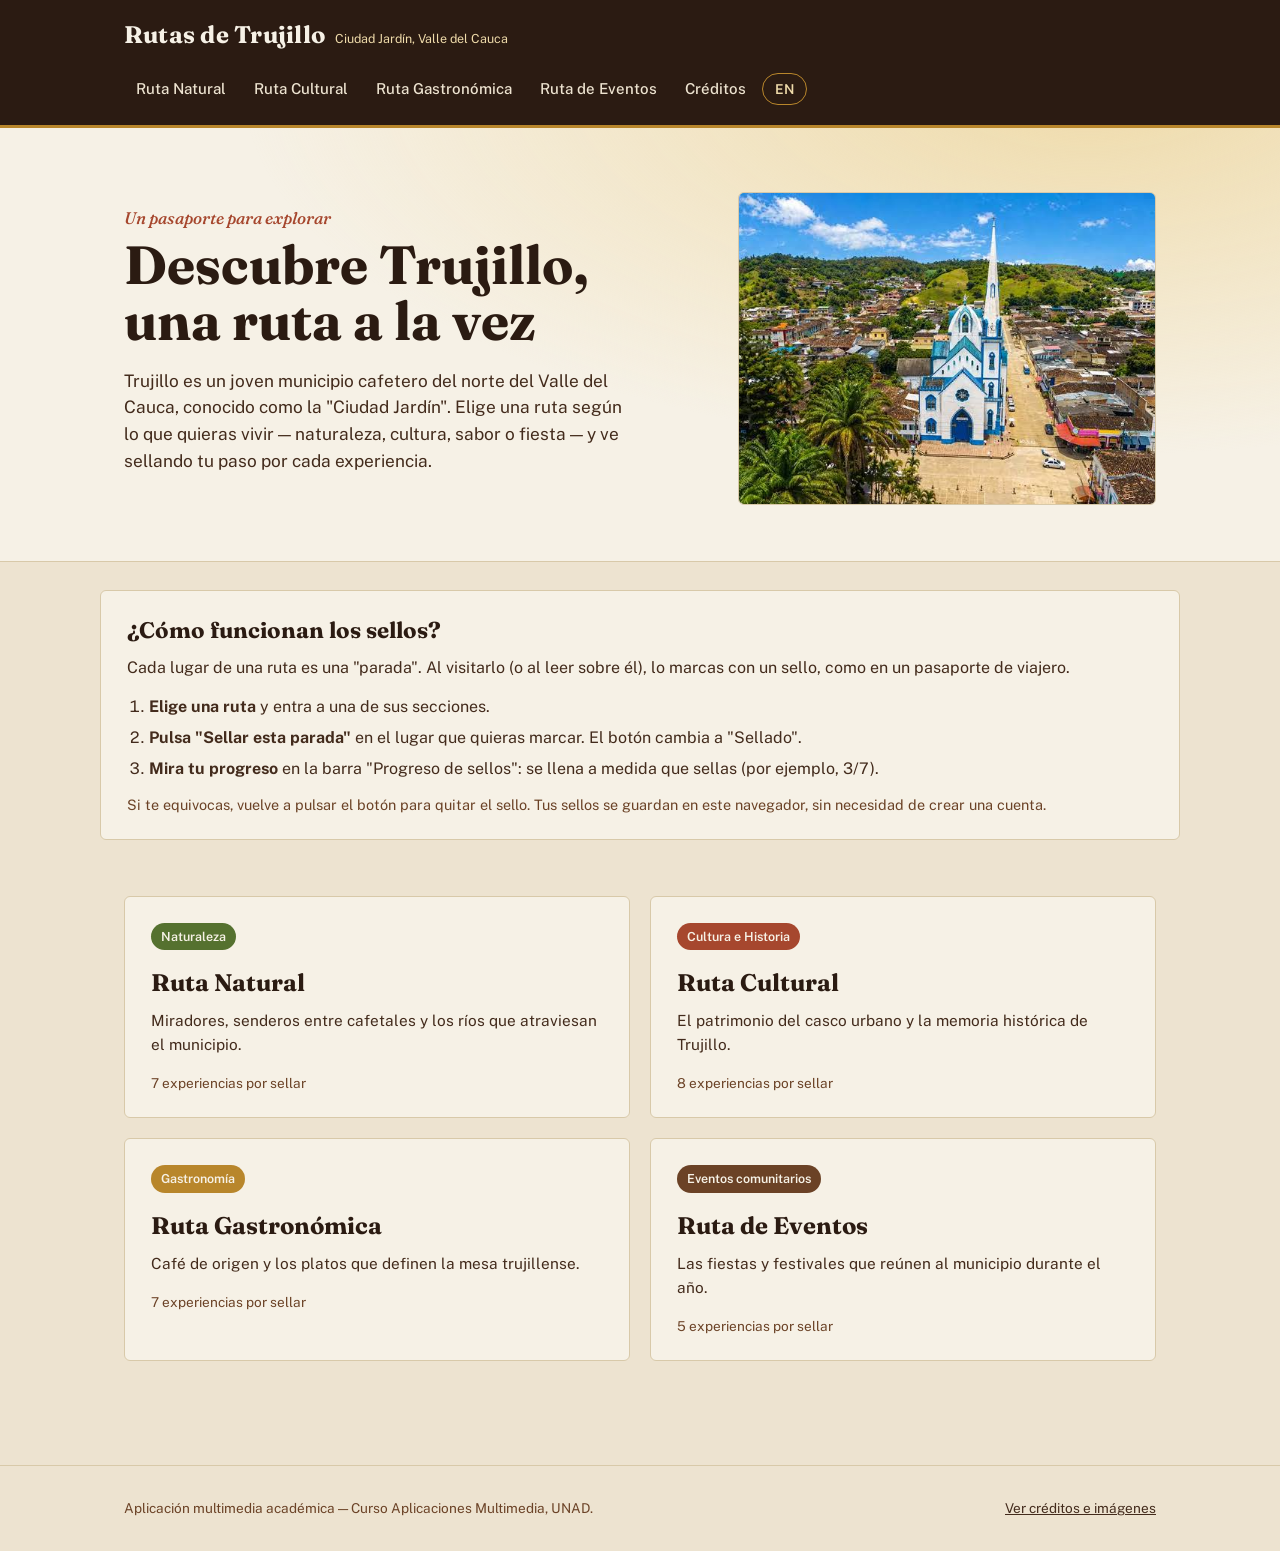
<file: index.html>
<!DOCTYPE html>
<html lang="es">
<head>
<meta charset="UTF-8">
<meta name="viewport" content="width=device-width, initial-scale=1.0">
<title>Rutas de Trujillo — Guía interactiva de turismo</title>
<meta name="description" content="Explora Trujillo, Valle del Cauca a través de 4 rutas temáticas: naturaleza, cultura, gastronomía y eventos.">
<link rel="stylesheet" href="assets/css/style.css">
</head>
<body>

<header class="site-header">
  <div class="wrap">
    <a class="brand" href="index.html">
      <span class="brand-mark">Rutas de Trujillo</span>
      <span class="brand-sub" data-i18n="brand_sub">Ciudad Jardín, Valle del Cauca</span>
    </a>
    <nav class="main-nav" aria-label="Navegación principal">
      <a href="rutas/natural.html" data-i18n="nav_natural">Ruta Natural</a>
      <a href="rutas/cultural.html" data-i18n="nav_cultural">Ruta Cultural</a>
      <a href="rutas/gastronomica.html" data-i18n="nav_gastronomica">Ruta Gastronómica</a>
      <a href="rutas/eventos.html" data-i18n="nav_eventos">Ruta de Eventos</a>
      <a href="creditos.html" data-i18n="nav_creditos">Créditos</a>
      <button id="lang-toggle" aria-label="Switch language">EN</button>
    </nav>
  </div>
</header>

<section class="hero">
  <div class="wrap">
    <div>
      <p class="hero-eyebrow" data-i18n="hero_eyebrow">Un pasaporte para explorar</p>
      <h1 data-i18n="hero_title">Descubre Trujillo,<br>una ruta a la vez</h1>
      <p class="lead" data-i18n="hero_lead">
        Trujillo es un joven municipio cafetero del norte del Valle del Cauca, conocido
        como la "Ciudad Jardín". Elige una ruta según lo que quieras vivir — naturaleza,
        cultura, sabor o fiesta — y ve sellando tu paso por cada experiencia.
      </p>
    </div>
    <div class="hero-art"><img src="assets/img/home-hero.jfif" alt="Trujillo, Valle del Cauca" loading="lazy" style="width:100%;height:100%;object-fit:cover"></div>
  </div>
</section>

<section class="wrap how-stamps" id="como-sellos" aria-labelledby="how-title">
  <h2 id="how-title" data-i18n="how_h">¿Cómo funcionan los sellos?</h2>
  <p class="how-lead" data-i18n="how_lead">Cada lugar de una ruta es una "parada". Al visitarlo (o al leer sobre él), lo marcas con un sello, como en un pasaporte de viajero.</p>
  <ol class="how-steps">
    <li data-i18n="how_s1"><strong>Elige una ruta</strong> y entra a una de sus secciones.</li>
    <li data-i18n="how_s2"><strong>Pulsa "Sellar esta parada"</strong> en el lugar que quieras marcar. El botón cambia a "Sellado".</li>
    <li data-i18n="how_s3"><strong>Mira tu progreso</strong> en la barra "Progreso de sellos": se llena a medida que sellas (por ejemplo, 3/7).</li>
  </ol>
  <p class="how-note" data-i18n="how_note">Si te equivocas, vuelve a pulsar el botón para quitar el sello. Tus sellos se guardan en este navegador, sin necesidad de crear una cuenta.</p>
</section>

<section class="wrap">
  <div class="routes-grid">

    <a class="route-card natural" href="rutas/natural.html">
      <span class="route-tag" data-i18n="natural_tag">Naturaleza</span>
      <h3 data-i18n="natural_title">Ruta Natural</h3>
      <p data-i18n="natural_desc">Miradores, senderos entre cafetales y los ríos que atraviesan el municipio.</p>
      <span class="route-stamps" data-i18n="natural_stamps">7 experiencias por sellar</span>
    </a>

    <a class="route-card cultural" href="rutas/cultural.html">
      <span class="route-tag" data-i18n="cultural_tag">Cultura e Historia</span>
      <h3 data-i18n="cultural_title">Ruta Cultural</h3>
      <p data-i18n="cultural_desc">El patrimonio del casco urbano y la memoria histórica de Trujillo.</p>
      <span class="route-stamps" data-i18n="cultural_stamps">8 experiencias por sellar</span>
    </a>

    <a class="route-card gastronomica" href="rutas/gastronomica.html">
      <span class="route-tag" data-i18n="gastronomica_tag">Gastronomía</span>
      <h3 data-i18n="gastronomica_title">Ruta Gastronómica</h3>
      <p data-i18n="gastronomica_desc">Café de origen y los platos que definen la mesa trujillense.</p>
      <span class="route-stamps" data-i18n="gastronomica_stamps">7 experiencias por sellar</span>
    </a>

    <a class="route-card eventos" href="rutas/eventos.html">
      <span class="route-tag" data-i18n="eventos_tag">Eventos comunitarios</span>
      <h3 data-i18n="eventos_title">Ruta de Eventos</h3>
      <p data-i18n="eventos_desc">Las fiestas y festivales que reúnen al municipio durante el año.</p>
      <span class="route-stamps" data-i18n="eventos_stamps">5 experiencias por sellar</span>
    </a>

  </div>
</section>

<footer class="site-footer">
  <div class="wrap">
    <span data-i18n="footer_note">Aplicación multimedia académica — Curso Aplicaciones Multimedia, UNAD.</span>
    <a href="creditos.html" data-i18n="footer_credits">Ver créditos e imágenes</a>
  </div>
</footer>

<script>
window.PAGE_I18N = {
  es: {
    brand_sub: "Ciudad Jardín, Valle del Cauca",
    how_h: "¿Cómo funcionan los sellos?",
    how_lead: "Cada lugar de una ruta es una \"parada\". Al visitarlo (o al leer sobre él), lo marcas con un sello, como en un pasaporte de viajero.",
    how_s1: "<strong>Elige una ruta</strong> y entra a una de sus secciones.",
    how_s2: "<strong>Pulsa \"Sellar esta parada\"</strong> en el lugar que quieras marcar. El botón cambia a \"Sellado\".",
    how_s3: "<strong>Mira tu progreso</strong> en la barra \"Progreso de sellos\": se llena a medida que sellas (por ejemplo, 3/7).",
    how_note: "Si te equivocas, vuelve a pulsar el botón para quitar el sello. Tus sellos se guardan en este navegador, sin necesidad de crear una cuenta.",
    nav_natural: "Ruta Natural",
    nav_cultural: "Ruta Cultural",
    nav_gastronomica: "Ruta Gastronómica",
    nav_eventos: "Ruta de Eventos",
    nav_creditos: "Créditos",
    hero_eyebrow: "Un pasaporte para explorar",
    hero_title: "Descubre Trujillo,<br>una ruta a la vez",
    hero_lead: "Trujillo es un joven municipio cafetero del norte del Valle del Cauca, conocido como la \"Ciudad Jardín\". Elige una ruta según lo que quieras vivir — naturaleza, cultura, sabor o fiesta — y ve sellando tu paso por cada experiencia.",
    natural_tag: "Naturaleza", natural_title: "Ruta Natural",
    natural_desc: "Miradores, senderos entre cafetales y los ríos que atraviesan el municipio.",
    natural_stamps: "7 experiencias por sellar",
    cultural_tag: "Cultura e Historia", cultural_title: "Ruta Cultural",
    cultural_desc: "El patrimonio del casco urbano y la memoria histórica de Trujillo.",
    cultural_stamps: "8 experiencias por sellar",
    gastronomica_tag: "Gastronomía", gastronomica_title: "Ruta Gastronómica",
    gastronomica_desc: "Café de origen y los platos que definen la mesa trujillense.",
    gastronomica_stamps: "7 experiencias por sellar",
    eventos_tag: "Eventos comunitarios", eventos_title: "Ruta de Eventos",
    eventos_desc: "Las fiestas y festivales que reúnen al municipio durante el año.",
    eventos_stamps: "5 experiencias por sellar",
    footer_note: "Aplicación multimedia académica — Curso Aplicaciones Multimedia, UNAD.",
    footer_credits: "Ver créditos e imágenes"
  },
  en: {
    brand_sub: "Garden City, Valle del Cauca",
    how_h: "How do stamps work?",
    how_lead: "Every place on a route is a \"stop.\" When you visit it (or read about it), you mark it with a stamp, like in a traveler's passport.",
    how_s1: "<strong>Pick a route</strong> and open one of its sections.",
    how_s2: "<strong>Tap \"Stamp this stop\"</strong> on the place you want to mark. The button changes to \"Stamped\".",
    how_s3: "<strong>Check your progress</strong> in the \"Stamp progress\" bar: it fills up as you stamp (for example, 3/7).",
    how_note: "If you make a mistake, tap the button again to remove the stamp. Your stamps are saved in this browser, no account needed.",
    nav_natural: "Nature Route",
    nav_cultural: "Culture Route",
    nav_gastronomica: "Food Route",
    nav_eventos: "Events Route",
    nav_creditos: "Credits",
    hero_eyebrow: "A passport to explore",
    hero_title: "Discover Trujillo,<br>one route at a time",
    hero_lead: "Trujillo is a young coffee-growing town in northern Valle del Cauca, known as the \"Garden City.\" Pick a route based on what you want to experience — nature, culture, flavor, or festivity — and stamp your way through each stop.",
    natural_tag: "Nature", natural_title: "Nature Route",
    natural_desc: "Viewpoints, trails through coffee farms, and the rivers that cross the town.",
    natural_stamps: "7 experiences to stamp",
    cultural_tag: "Culture & History", cultural_title: "Culture Route",
    cultural_desc: "The heritage of downtown and Trujillo's historical memory.",
    cultural_stamps: "8 experiences to stamp",
    gastronomica_tag: "Food", gastronomica_title: "Food Route",
    gastronomica_desc: "Origin coffee and the dishes that define the Trujillo table.",
    gastronomica_stamps: "7 experiences to stamp",
    eventos_tag: "Community Events", eventos_title: "Events Route",
    eventos_desc: "The festivals that bring the town together throughout the year.",
    eventos_stamps: "5 experiences to stamp",
    footer_note: "Academic multimedia app — Multimedia Applications course, UNAD.",
    footer_credits: "See credits & images"
  }
};
</script>
<script src="assets/js/i18n.js"></script>
<script src="assets/js/main.js"></script>
</body>
</html>
</file>
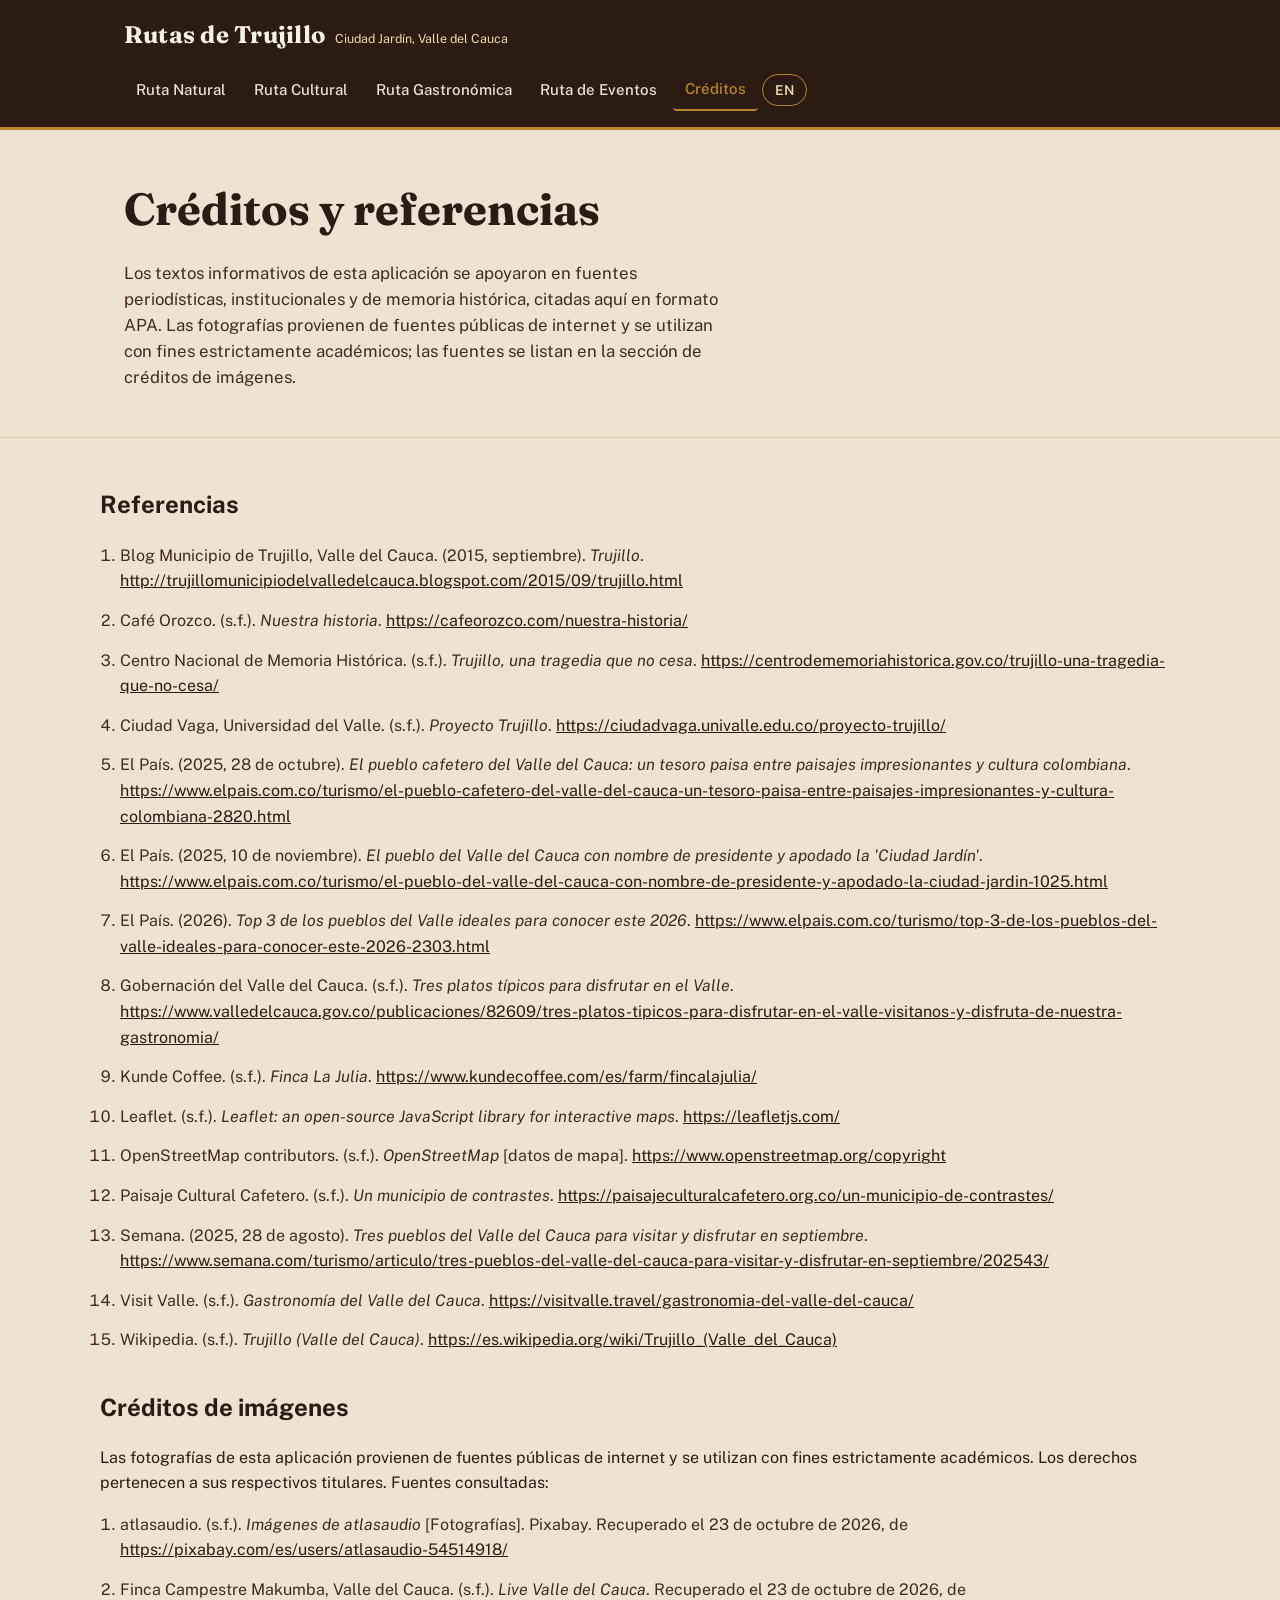
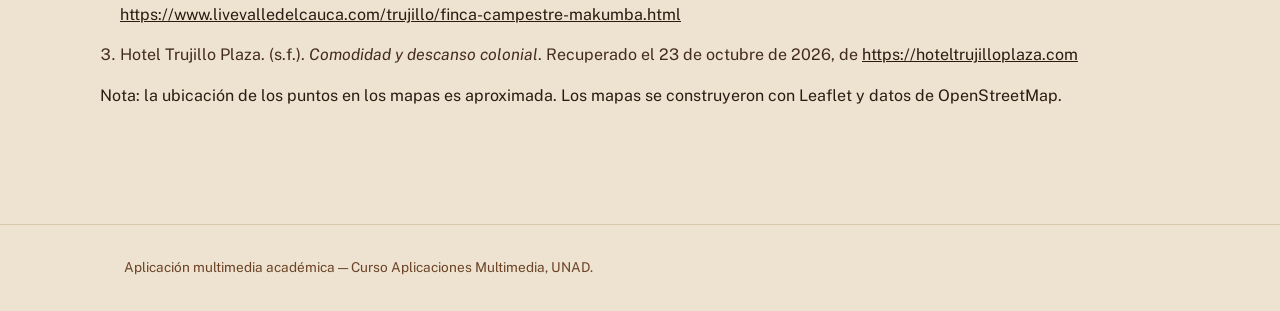
<file: creditos.html>
<!DOCTYPE html>
<html lang="es">
<head>
<meta charset="UTF-8">
<meta name="viewport" content="width=device-width, initial-scale=1.0">
<title>Créditos — Rutas de Trujillo</title>
<link rel="stylesheet" href="assets/css/style.css">
<style>
  .refs{padding:12px 0 60px}
  .refs ol{padding-left:20px}
  .refs li{margin-bottom:14px; color:var(--coffee-700); line-height:1.6; overflow-wrap:anywhere}
  .refs a{color:var(--coffee-900)}
  .refs h2{margin-top:36px}
</style>
</head>
<body>

<header class="site-header">
  <div class="wrap">
    <a class="brand" href="index.html">
      <span class="brand-mark">Rutas de Trujillo</span>
      <span class="brand-sub" data-i18n="brand_sub">Ciudad Jardín, Valle del Cauca</span>
    </a>
    <nav class="main-nav" aria-label="Navegación principal">
      <a href="rutas/natural.html" data-i18n="nav_natural">Ruta Natural</a>
      <a href="rutas/cultural.html" data-i18n="nav_cultural">Ruta Cultural</a>
      <a href="rutas/gastronomica.html" data-i18n="nav_gastronomica">Ruta Gastronómica</a>
      <a href="rutas/eventos.html" data-i18n="nav_eventos">Ruta de Eventos</a>
      <a href="creditos.html" class="current" data-i18n="nav_creditos">Créditos</a>
      <button id="lang-toggle" aria-label="Switch language">EN</button>
    </nav>
  </div>
</header>

<section class="route-hero">
  <div class="wrap">
    <h1 data-i18n="page_title">Créditos y referencias</h1>
    <p data-i18n="page_intro">
      Los textos informativos de esta aplicación se apoyaron en fuentes periodísticas,
      institucionales y de memoria histórica, citadas aquí en formato APA. Las fotografías
      provienen de fuentes públicas de internet y se utilizan con fines estrictamente
      académicos; las fuentes se listan en la sección de créditos de imágenes.
    </p>
  </div>
</section>

<section class="refs wrap">
  <h2 data-i18n="refs_h2">Referencias</h2>
  <ol data-i18n="refs_list">
    <li id="ref-blog-trujillo">Blog Municipio de Trujillo, Valle del Cauca. (2015, septiembre). <em>Trujillo</em>. <a href="http://trujillomunicipiodelvalledelcauca.blogspot.com/2015/09/trujillo.html" target="_blank" rel="noopener">http://trujillomunicipiodelvalledelcauca.blogspot.com/2015/09/trujillo.html</a></li>
    <li id="ref-cafe-orozco">Café Orozco. (s.f.). <em>Nuestra historia</em>. <a href="https://cafeorozco.com/nuestra-historia/" target="_blank" rel="noopener">https://cafeorozco.com/nuestra-historia/</a></li>
    <li id="ref-cnmh">Centro Nacional de Memoria Histórica. (s.f.). <em>Trujillo, una tragedia que no cesa</em>. <a href="https://centrodememoriahistorica.gov.co/trujillo-una-tragedia-que-no-cesa/" target="_blank" rel="noopener">https://centrodememoriahistorica.gov.co/trujillo-una-tragedia-que-no-cesa/</a></li>
    <li id="ref-ciudad-vaga">Ciudad Vaga, Universidad del Valle. (s.f.). <em>Proyecto Trujillo</em>. <a href="https://ciudadvaga.univalle.edu.co/proyecto-trujillo/" target="_blank" rel="noopener">https://ciudadvaga.univalle.edu.co/proyecto-trujillo/</a></li>
    <li id="ref-elpais-oct">El País. (2025, 28 de octubre). <em>El pueblo cafetero del Valle del Cauca: un tesoro paisa entre paisajes impresionantes y cultura colombiana</em>. <a href="https://www.elpais.com.co/turismo/el-pueblo-cafetero-del-valle-del-cauca-un-tesoro-paisa-entre-paisajes-impresionantes-y-cultura-colombiana-2820.html" target="_blank" rel="noopener">https://www.elpais.com.co/turismo/el-pueblo-cafetero-del-valle-del-cauca-un-tesoro-paisa-entre-paisajes-impresionantes-y-cultura-colombiana-2820.html</a></li>
    <li id="ref-elpais-nov">El País. (2025, 10 de noviembre). <em>El pueblo del Valle del Cauca con nombre de presidente y apodado la 'Ciudad Jardín'</em>. <a href="https://www.elpais.com.co/turismo/el-pueblo-del-valle-del-cauca-con-nombre-de-presidente-y-apodado-la-ciudad-jardin-1025.html" target="_blank" rel="noopener">https://www.elpais.com.co/turismo/el-pueblo-del-valle-del-cauca-con-nombre-de-presidente-y-apodado-la-ciudad-jardin-1025.html</a></li>
    <li id="ref-elpais-2026">El País. (2026). <em>Top 3 de los pueblos del Valle ideales para conocer este 2026</em>. <a href="https://www.elpais.com.co/turismo/top-3-de-los-pueblos-del-valle-ideales-para-conocer-este-2026-2303.html" target="_blank" rel="noopener">https://www.elpais.com.co/turismo/top-3-de-los-pueblos-del-valle-ideales-para-conocer-este-2026-2303.html</a></li>
    <li id="ref-gobernacion">Gobernación del Valle del Cauca. (s.f.). <em>Tres platos típicos para disfrutar en el Valle</em>. <a href="https://www.valledelcauca.gov.co/publicaciones/82609/tres-platos-tipicos-para-disfrutar-en-el-valle-visitanos-y-disfruta-de-nuestra-gastronomia/" target="_blank" rel="noopener">https://www.valledelcauca.gov.co/publicaciones/82609/tres-platos-tipicos-para-disfrutar-en-el-valle-visitanos-y-disfruta-de-nuestra-gastronomia/</a></li>
    <li id="ref-kunde">Kunde Coffee. (s.f.). <em>Finca La Julia</em>. <a href="https://www.kundecoffee.com/es/farm/fincalajulia/" target="_blank" rel="noopener">https://www.kundecoffee.com/es/farm/fincalajulia/</a></li>
    <li id="ref-leaflet">Leaflet. (s.f.). <em>Leaflet: an open-source JavaScript library for interactive maps</em>. <a href="https://leafletjs.com/" target="_blank" rel="noopener">https://leafletjs.com/</a></li>
    <li id="ref-osm">OpenStreetMap contributors. (s.f.). <em>OpenStreetMap</em> [datos de mapa]. <a href="https://www.openstreetmap.org/copyright" target="_blank" rel="noopener">https://www.openstreetmap.org/copyright</a></li>
    <li id="ref-paisaje">Paisaje Cultural Cafetero. (s.f.). <em>Un municipio de contrastes</em>. <a href="https://paisajeculturalcafetero.org.co/un-municipio-de-contrastes/" target="_blank" rel="noopener">https://paisajeculturalcafetero.org.co/un-municipio-de-contrastes/</a></li>
    <li id="ref-semana">Semana. (2025, 28 de agosto). <em>Tres pueblos del Valle del Cauca para visitar y disfrutar en septiembre</em>. <a href="https://www.semana.com/turismo/articulo/tres-pueblos-del-valle-del-cauca-para-visitar-y-disfrutar-en-septiembre/202543/" target="_blank" rel="noopener">https://www.semana.com/turismo/articulo/tres-pueblos-del-valle-del-cauca-para-visitar-y-disfrutar-en-septiembre/202543/</a></li>
    <li id="ref-visitvalle">Visit Valle. (s.f.). <em>Gastronomía del Valle del Cauca</em>. <a href="https://visitvalle.travel/gastronomia-del-valle-del-cauca/" target="_blank" rel="noopener">https://visitvalle.travel/gastronomia-del-valle-del-cauca/</a></li>
    <li id="ref-wikipedia">Wikipedia. (s.f.). <em>Trujillo (Valle del Cauca)</em>. <a href="https://es.wikipedia.org/wiki/Trujillo_(Valle_del_Cauca)" target="_blank" rel="noopener">https://es.wikipedia.org/wiki/Trujillo_(Valle_del_Cauca)</a></li>
  </ol>

  <h2 data-i18n="imgs_h2">Créditos de imágenes</h2>
  <p data-i18n="imgs_intro">
    Las fotografías de esta aplicación provienen de fuentes públicas de internet y se
    utilizan con fines estrictamente académicos. Los derechos pertenecen a sus
    respectivos titulares. Fuentes consultadas:
  </p>
  <ol>
    <li>atlasaudio. (s.f.). <em>Imágenes de atlasaudio</em> [Fotografías]. Pixabay. Recuperado el 23 de octubre de 2026, de <a href="https://pixabay.com/es/users/atlasaudio-54514918/" target="_blank" rel="noopener">https://pixabay.com/es/users/atlasaudio-54514918/</a></li>
    <li id="ref-img-makumba">Finca Campestre Makumba, Valle del Cauca. (s.f.). <em>Live Valle del Cauca</em>. Recuperado el 23 de octubre de 2026, de <a href="https://www.livevalledelcauca.com/trujillo/finca-campestre-makumba.html" target="_blank" rel="noopener">https://www.livevalledelcauca.com/trujillo/finca-campestre-makumba.html</a></li>
    <li>Hotel Trujillo Plaza. (s.f.). <em>Comodidad y descanso colonial</em>. Recuperado el 23 de octubre de 2026, de <a href="https://hoteltrujilloplaza.com" target="_blank" rel="noopener">https://hoteltrujilloplaza.com</a></li>
  </ol>

  <p data-i18n="refs_note">
    Nota: la ubicación de los puntos en los mapas es aproximada. Los mapas se construyeron
    con Leaflet y datos de OpenStreetMap.
  </p>
</section>

<footer class="site-footer">
  <div class="wrap">
    <span data-i18n="footer_note">Aplicación multimedia académica — Curso Aplicaciones Multimedia, UNAD.</span>
  </div>
</footer>

<script>
window.PAGE_I18N = {
  es: {
    brand_sub: "Ciudad Jardín, Valle del Cauca",
    nav_natural: "Ruta Natural", nav_cultural: "Ruta Cultural",
    nav_gastronomica: "Ruta Gastronómica", nav_eventos: "Ruta de Eventos", nav_creditos: "Créditos",
    page_title: "Créditos y referencias",
    page_intro: "Los textos informativos de esta aplicación se apoyaron en fuentes periodísticas, institucionales y de memoria histórica, citadas aquí en formato APA. Las fotografías provienen de fuentes públicas de internet y se utilizan con fines estrictamente académicos; las fuentes se listan en la sección de créditos de imágenes.",
    refs_h2: "Referencias",
    imgs_h2: "Créditos de imágenes",
    imgs_intro: "Las fotografías de esta aplicación provienen de fuentes públicas de internet y se utilizan con fines estrictamente académicos. Los derechos pertenecen a sus respectivos titulares. Fuentes consultadas:",
    refs_note: "Nota: la ubicación de los puntos en los mapas es aproximada. Los mapas se construyeron con Leaflet y datos de OpenStreetMap.",
    footer_note: "Aplicación multimedia académica — Curso Aplicaciones Multimedia, UNAD."
  },
  en: {
    brand_sub: "Garden City, Valle del Cauca",
    nav_natural: "Nature Route", nav_cultural: "Culture Route",
    nav_gastronomica: "Food Route", nav_eventos: "Events Route", nav_creditos: "Credits",
    page_title: "Credits & references",
    page_intro: "This app's informational text drew on journalistic, institutional, and historical-memory sources, cited here in APA format. Photos come from public internet sources and are used strictly for academic purposes; the sources are listed in the image credits section.",
    refs_h2: "References",
    imgs_h2: "Image credits",
    imgs_intro: "The photos in this app come from public internet sources and are used strictly for academic purposes. Rights belong to their respective owners. Sources consulted:",
    refs_note: "Note: the locations of the points on the maps are approximate. Maps were built with Leaflet and OpenStreetMap data.",
    footer_note: "Academic multimedia app — Multimedia Applications course, UNAD."
  }
};
</script>
<script src="assets/js/i18n.js"></script>
<script src="assets/js/main.js"></script>
</body>
</html>
</file>
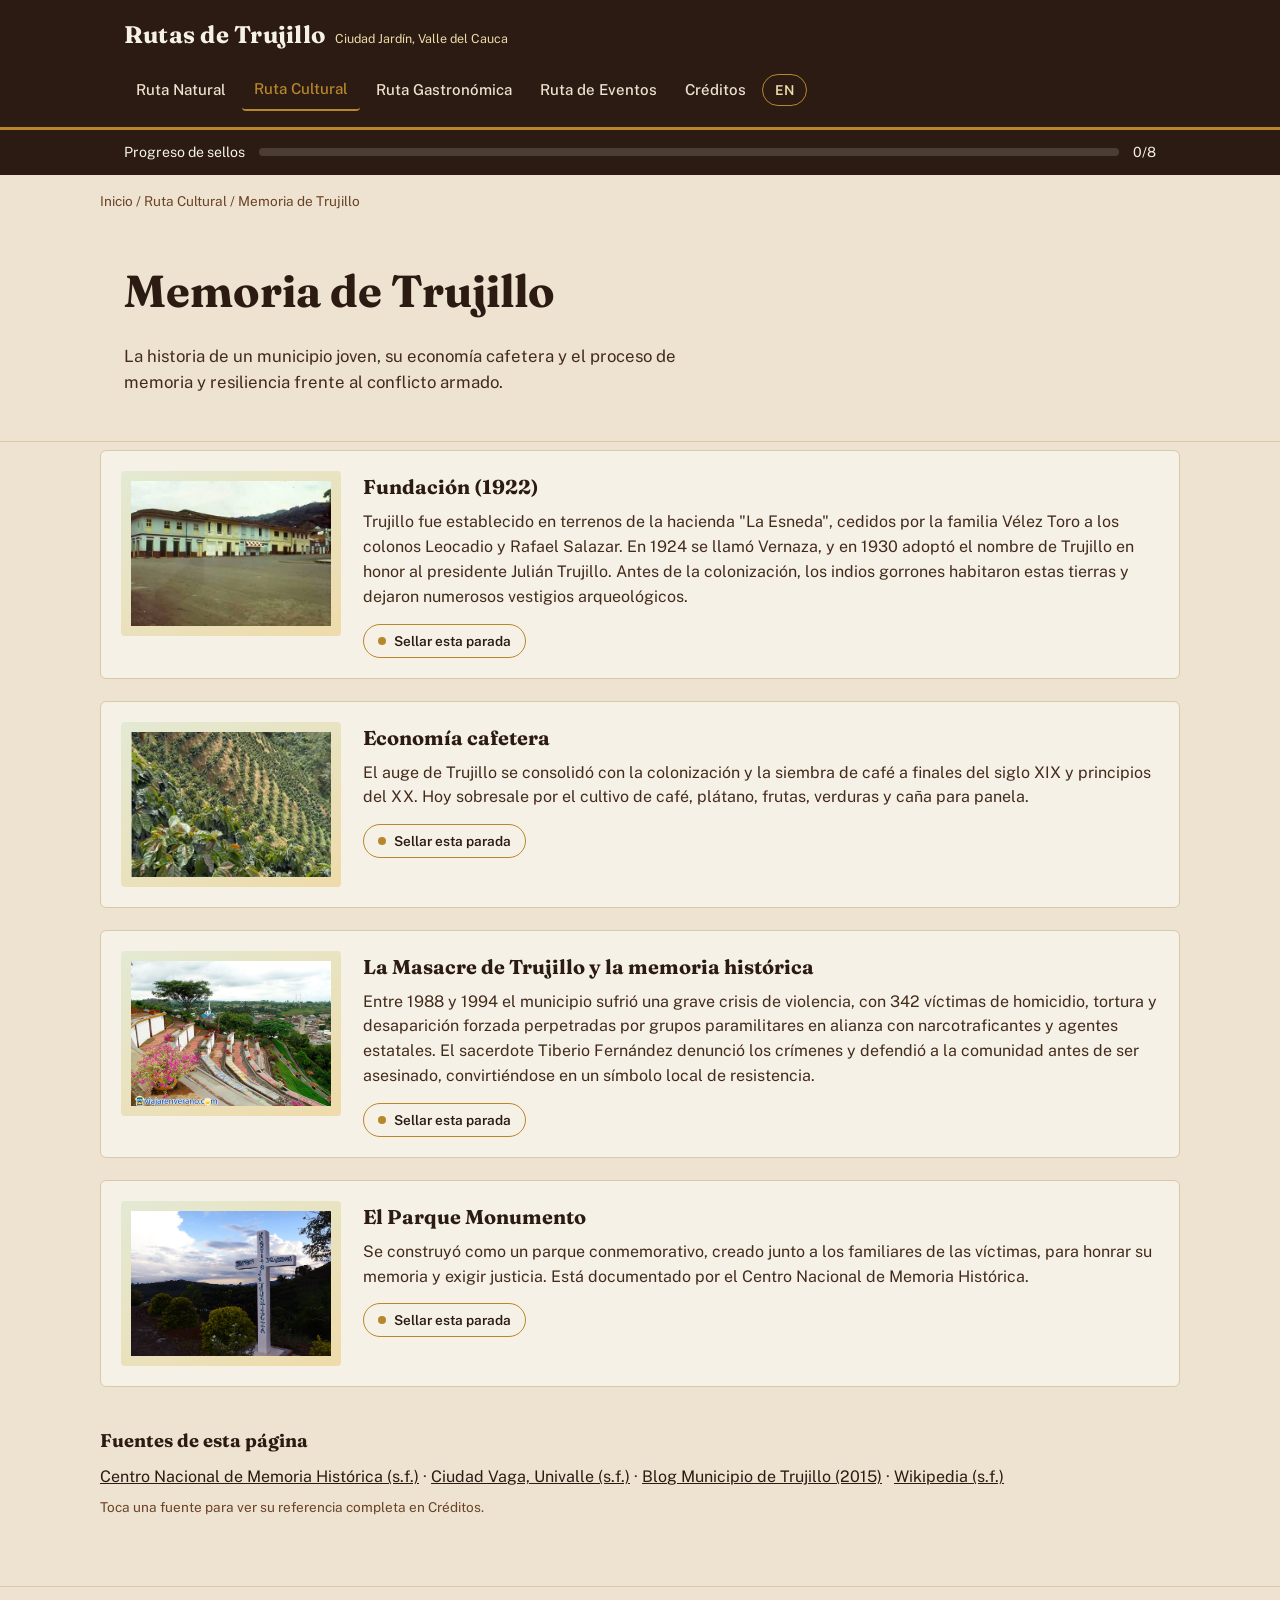
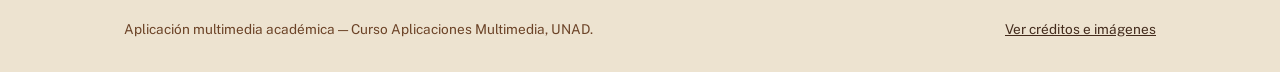
<file: rutas/cultural-memoria.html>
<!DOCTYPE html>
<html lang="es">
<head>
<meta charset="UTF-8">
<meta name="viewport" content="width=device-width, initial-scale=1.0">
<title>Memoria de Trujillo — Rutas de Trujillo</title>
<link rel="stylesheet" href="../assets/css/style.css">
</head>
<body>

<header class="site-header">
  <div class="wrap">
    <a class="brand" href="../index.html">
      <span class="brand-mark">Rutas de Trujillo</span>
      <span class="brand-sub" data-i18n="brand_sub">Ciudad Jardín, Valle del Cauca</span>
    </a>
    <nav class="main-nav" aria-label="Navegación principal">
      <a href="natural.html" data-i18n="nav_natural">Ruta Natural</a>
      <a href="cultural.html" class="current" data-i18n="nav_cultural">Ruta Cultural</a>
      <a href="gastronomica.html" data-i18n="nav_gastronomica">Ruta Gastronómica</a>
      <a href="eventos.html" data-i18n="nav_eventos">Ruta de Eventos</a>
      <a href="../creditos.html" data-i18n="nav_creditos">Créditos</a>
      <button id="lang-toggle" aria-label="Switch language">EN</button>
    </nav>
  </div>
</header>

<div class="passport-bar">
  <div class="wrap">
    <span data-i18n="passport_label">Progreso de sellos</span>
    <div class="passport-track"><div class="passport-fill"></div></div>
    <span data-stamp-count data-total-experiences="8" data-route-prefix="cultural">0/8</span>
  </div>
</div>

<nav class="crumbs wrap" aria-label="Ruta de navegación">
  <a href="../index.html" data-i18n="crumb_home">Inicio</a> /
  <a href="cultural.html" data-i18n="nav_cultural">Ruta Cultural</a> /
  <span data-i18n="crumb_here">Memoria de Trujillo</span>
</nav>

<section class="route-hero">
  <div class="wrap">
    <h1 data-i18n="page_title">Memoria de Trujillo</h1>
    <p data-i18n="page_intro">La historia de un municipio joven, su economía cafetera y el proceso de memoria y resiliencia frente al conflicto armado.</p>
  </div>
</section>

<section class="experiences wrap">
  <article class="experience-card">
    <div class="thumb"><img src="../assets/img/fundacion-1922.jfif" alt="Archivo histórico, fundación de Trujillo en 1922" loading="lazy"></div>
    <div>
      <h3 data-i18n="exp0_title">Fundación (1922)</h3>
      <p data-i18n="exp0_desc">Trujillo fue establecido en terrenos de la hacienda "La Esneda", cedidos por la familia Vélez Toro a los colonos Leocadio y Rafael Salazar. En 1924 se llamó Vernaza, y en 1930 adoptó el nombre de Trujillo en honor al presidente Julián Trujillo. Antes de la colonización, los indios gorrones habitaron estas tierras y dejaron numerosos vestigios arqueológicos.</p>
      <button class="stamp-btn" data-experience-id="cultural-fundacion">
        <span class="stamp-dot"></span><span class="stamp-label" data-i18n="stamp_label">Sellar esta parada</span>
      </button>
    </div>
  </article>
  <article class="experience-card">
    <div class="thumb"><img src="../assets/img/cafetales-ladera.jfif" alt="Cafetales en ladera, Trujillo" loading="lazy"></div>
    <div>
      <h3 data-i18n="exp1_title">Economía cafetera</h3>
      <p data-i18n="exp1_desc">El auge de Trujillo se consolidó con la colonización y la siembra de café a finales del siglo XIX y principios del XX. Hoy sobresale por el cultivo de café, plátano, frutas, verduras y caña para panela.</p>
      <button class="stamp-btn" data-experience-id="cultural-economia-cafetera">
        <span class="stamp-dot"></span><span class="stamp-label" data-i18n="stamp_label">Sellar esta parada</span>
      </button>
    </div>
  </article>
  <article class="experience-card">
    <div class="thumb"><img src="../assets/img/masacre-memoria.jpg" alt="Memorial de la Masacre de Trujillo" loading="lazy"></div>
    <div>
      <h3 data-i18n="exp2_title">La Masacre de Trujillo y la memoria histórica</h3>
      <p data-i18n="exp2_desc">Entre 1988 y 1994 el municipio sufrió una grave crisis de violencia, con 342 víctimas de homicidio, tortura y desaparición forzada perpetradas por grupos paramilitares en alianza con narcotraficantes y agentes estatales. El sacerdote Tiberio Fernández denunció los crímenes y defendió a la comunidad antes de ser asesinado, convirtiéndose en un símbolo local de resistencia.</p>
      <button class="stamp-btn" data-experience-id="cultural-masacre-memoria">
        <span class="stamp-dot"></span><span class="stamp-label" data-i18n="stamp_label">Sellar esta parada</span>
      </button>
    </div>
  </article>
  <article class="experience-card">
    <div class="thumb"><img src="../assets/img/parque-monumento-victimas.jpg" alt="Elementos conmemorativos del Parque Monumento" loading="lazy"></div>
    <div>
      <h3 data-i18n="exp3_title">El Parque Monumento</h3>
      <p data-i18n="exp3_desc">Se construyó como un parque conmemorativo, creado junto a los familiares de las víctimas, para honrar su memoria y exigir justicia. Está documentado por el Centro Nacional de Memoria Histórica.</p>
      <button class="stamp-btn" data-experience-id="cultural-parque-monumento-historia">
        <span class="stamp-dot"></span><span class="stamp-label" data-i18n="stamp_label">Sellar esta parada</span>
      </button>
    </div>
  </article>
</section>

<section class="sources wrap" aria-labelledby="sources-title">
  <h2 id="sources-title" data-i18n="sources_h">Fuentes de esta página</h2>
  <p class="sources-list"><a href="../creditos.html#ref-cnmh">Centro Nacional de Memoria Histórica (s.f.)</a> · <a href="../creditos.html#ref-ciudad-vaga">Ciudad Vaga, Univalle (s.f.)</a> · <a href="../creditos.html#ref-blog-trujillo">Blog Municipio de Trujillo (2015)</a> · <a href="../creditos.html#ref-wikipedia">Wikipedia (s.f.)</a></p>
  <p class="sources-note" data-i18n="sources_note">Toca una fuente para ver su referencia completa en Créditos.</p>
</section>


<footer class="site-footer">
  <div class="wrap">
    <span data-i18n="footer_note">Aplicación multimedia académica — Curso Aplicaciones Multimedia, UNAD.</span>
    <a href="../creditos.html" data-i18n="footer_credits">Ver créditos e imágenes</a>
  </div>
</footer>

<script>
window.PAGE_I18N = {
  es: {
    brand_sub: "Ciudad Jardín, Valle del Cauca",
    sources_h: "Fuentes de esta página",
    sources_note: "Toca una fuente para ver su referencia completa en Créditos.",
    nav_natural: "Ruta Natural",
    nav_cultural: "Ruta Cultural",
    nav_gastronomica: "Ruta Gastronómica",
    nav_eventos: "Ruta de Eventos",
    nav_creditos: "Créditos",
    passport_label: "Progreso de sellos",
    crumb_home: "Inicio",
    footer_note: "Aplicación multimedia académica — Curso Aplicaciones Multimedia, UNAD.",
    footer_credits: "Ver créditos e imágenes",
    stamp_label: "Sellar esta parada",
    map_title: "Mapa de la ruta",
    map_hint: "Ubicación aproximada de cada punto. Toca un marcador para ver de qué se trata.",
    crumb_here: "Memoria de Trujillo",
    page_title: "Memoria de Trujillo",
    page_intro: "La historia de un municipio joven, su economía cafetera y el proceso de memoria y resiliencia frente al conflicto armado.",
    img_alt_0: "Foto: archivo histórico del municipio",
    exp0_title: "Fundación (1922)",
    exp0_desc: "Trujillo fue establecido en terrenos de la hacienda \"La Esneda\", cedidos por la familia Vélez Toro a los colonos Leocadio y Rafael Salazar. En 1924 se llamó Vernaza, y en 1930 adoptó el nombre de Trujillo en honor al presidente Julián Trujillo. Antes de la colonización, los indios gorrones habitaron estas tierras y dejaron numerosos vestigios arqueológicos.",
    img_alt_1: "Foto: cafetales en ladera",
    exp1_title: "Economía cafetera",
    exp1_desc: "El auge de Trujillo se consolidó con la colonización y la siembra de café a finales del siglo XIX y principios del XX. Hoy sobresale por el cultivo de café, plátano, frutas, verduras y caña para panela.",
    img_alt_2: "Foto: Parque Monumento a las Víctimas",
    exp2_title: "La Masacre de Trujillo y la memoria histórica",
    exp2_desc: "Entre 1988 y 1994 el municipio sufrió una grave crisis de violencia, con 342 víctimas de homicidio, tortura y desaparición forzada perpetradas por grupos paramilitares en alianza con narcotraficantes y agentes estatales. El sacerdote Tiberio Fernández denunció los crímenes y defendió a la comunidad antes de ser asesinado, convirtiéndose en un símbolo local de resistencia.",
    img_alt_3: "Foto: elementos conmemorativos del parque",
    exp3_title: "El Parque Monumento",
    exp3_desc: "Se construyó como un parque conmemorativo, creado junto a los familiares de las víctimas, para honrar su memoria y exigir justicia. Está documentado por el Centro Nacional de Memoria Histórica."
  },
  en: {
    brand_sub: "Garden City, Valle del Cauca",
    sources_h: "Sources for this page",
    sources_note: "Tap a source to see its full reference on the Credits page.",
    nav_natural: "Nature Route",
    nav_cultural: "Culture Route",
    nav_gastronomica: "Food Route",
    nav_eventos: "Events Route",
    nav_creditos: "Credits",
    passport_label: "Stamp progress",
    crumb_home: "Home",
    footer_note: "Academic multimedia app — Multimedia Applications course, UNAD.",
    footer_credits: "See credits & images",
    stamp_label: "Stamp this stop",
    map_title: "Route map",
    map_hint: "Approximate location of each stop. Tap a marker to see what it is.",
    crumb_here: "Trujillo's memory",
    page_title: "Trujillo's memory",
    page_intro: "The story of a young town, its coffee economy, and its process of memory and resilience in the face of armed conflict.",
    img_alt_0: "Photo: the town's historical archive",
    exp0_title: "Founding (1922)",
    exp0_desc: "Trujillo was founded on the \"La Esneda\" estate, land given by the Vélez Toro family to settlers Leocadio and Rafael Salazar. It was named Vernaza in 1924, and took the name Trujillo in 1930 in honor of president Julián Trujillo. Before colonization, the Gorrones indigenous people lived on this land and left numerous archaeological traces.",
    img_alt_1: "Photo: hillside coffee farms",
    exp1_title: "Coffee economy",
    exp1_desc: "Trujillo's growth was built on colonization and coffee planting in the late 19th and early 20th centuries. Today it stands out for growing coffee, plantain, fruit, vegetables, and sugar cane for panela.",
    img_alt_2: "Photo: the Victims' Memorial Park",
    exp2_title: "The Trujillo Massacre and historical memory",
    exp2_desc: "Between 1988 and 1994 the town suffered a severe wave of violence, with 342 victims of homicide, torture, and forced disappearance carried out by paramilitary groups allied with drug traffickers and state agents. Father Tiberio Fernández denounced the crimes and defended the community before being killed, becoming a local symbol of resistance.",
    img_alt_3: "Photo: memorial elements in the park",
    exp3_title: "The Memorial Park",
    exp3_desc: "Built as a memorial park together with victims' families, to honor their memory and call for justice. It is documented by Colombia's National Center for Historical Memory."
  }
};
</script>
<script src="../assets/js/i18n.js"></script>
<script src="../assets/js/main.js"></script>
</body>
</html>
</file>
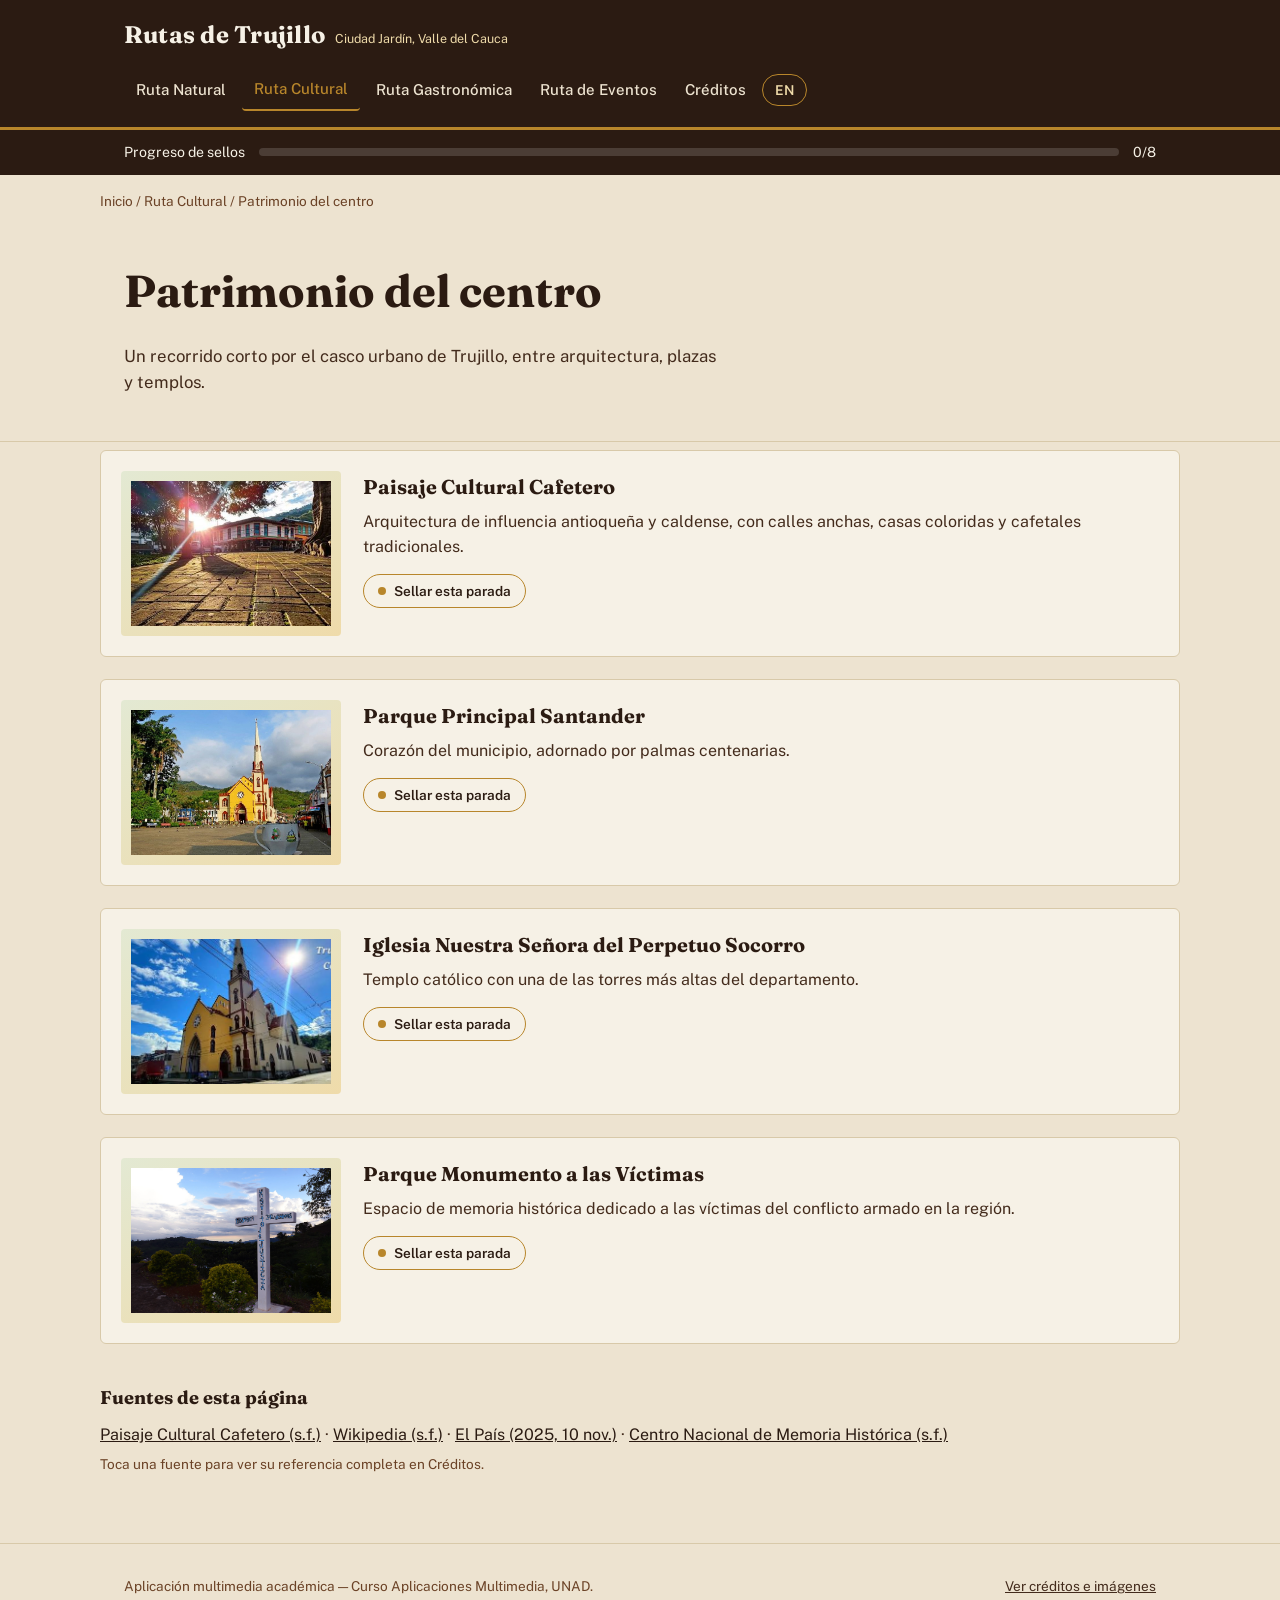
<file: rutas/cultural-patrimonio.html>
<!DOCTYPE html>
<html lang="es">
<head>
<meta charset="UTF-8">
<meta name="viewport" content="width=device-width, initial-scale=1.0">
<title>Patrimonio del centro — Rutas de Trujillo</title>
<link rel="stylesheet" href="../assets/css/style.css">
</head>
<body>

<header class="site-header">
  <div class="wrap">
    <a class="brand" href="../index.html">
      <span class="brand-mark">Rutas de Trujillo</span>
      <span class="brand-sub" data-i18n="brand_sub">Ciudad Jardín, Valle del Cauca</span>
    </a>
    <nav class="main-nav" aria-label="Navegación principal">
      <a href="natural.html" data-i18n="nav_natural">Ruta Natural</a>
      <a href="cultural.html" class="current" data-i18n="nav_cultural">Ruta Cultural</a>
      <a href="gastronomica.html" data-i18n="nav_gastronomica">Ruta Gastronómica</a>
      <a href="eventos.html" data-i18n="nav_eventos">Ruta de Eventos</a>
      <a href="../creditos.html" data-i18n="nav_creditos">Créditos</a>
      <button id="lang-toggle" aria-label="Switch language">EN</button>
    </nav>
  </div>
</header>

<div class="passport-bar">
  <div class="wrap">
    <span data-i18n="passport_label">Progreso de sellos</span>
    <div class="passport-track"><div class="passport-fill"></div></div>
    <span data-stamp-count data-total-experiences="8" data-route-prefix="cultural">0/8</span>
  </div>
</div>

<nav class="crumbs wrap" aria-label="Ruta de navegación">
  <a href="../index.html" data-i18n="crumb_home">Inicio</a> /
  <a href="cultural.html" data-i18n="nav_cultural">Ruta Cultural</a> /
  <span data-i18n="crumb_here">Patrimonio del centro</span>
</nav>

<section class="route-hero">
  <div class="wrap">
    <h1 data-i18n="page_title">Patrimonio del centro</h1>
    <p data-i18n="page_intro">Un recorrido corto por el casco urbano de Trujillo, entre arquitectura, plazas y templos.</p>
  </div>
</section>

<section class="experiences wrap">
  <article class="experience-card">
    <div class="thumb"><img src="../assets/img/paisaje-cultural-cafetero.jfif" alt="Paisaje Cultural Cafetero, Trujillo" loading="lazy"></div>
    <div>
      <h3 data-i18n="exp0_title">Paisaje Cultural Cafetero</h3>
      <p data-i18n="exp0_desc">Arquitectura de influencia antioqueña y caldense, con calles anchas, casas coloridas y cafetales tradicionales.</p>
      <button class="stamp-btn" data-experience-id="cultural-paisaje-cafetero">
        <span class="stamp-dot"></span><span class="stamp-label" data-i18n="stamp_label">Sellar esta parada</span>
      </button>
    </div>
  </article>
  <article class="experience-card">
    <div class="thumb"><img src="../assets/img/parque-santander.jpg" alt="Parque Principal Santander" loading="lazy"></div>
    <div>
      <h3 data-i18n="exp1_title">Parque Principal Santander</h3>
      <p data-i18n="exp1_desc">Corazón del municipio, adornado por palmas centenarias.</p>
      <button class="stamp-btn" data-experience-id="cultural-parque-santander">
        <span class="stamp-dot"></span><span class="stamp-label" data-i18n="stamp_label">Sellar esta parada</span>
      </button>
    </div>
  </article>
  <article class="experience-card">
    <div class="thumb"><img src="../assets/img/iglesia-perpetuo-socorro.jfif" alt="Iglesia Nuestra Señora del Perpetuo Socorro" loading="lazy"></div>
    <div>
      <h3 data-i18n="exp2_title">Iglesia Nuestra Señora del Perpetuo Socorro</h3>
      <p data-i18n="exp2_desc">Templo católico con una de las torres más altas del departamento.</p>
      <button class="stamp-btn" data-experience-id="cultural-iglesia-perpetuo-socorro">
        <span class="stamp-dot"></span><span class="stamp-label" data-i18n="stamp_label">Sellar esta parada</span>
      </button>
    </div>
  </article>
  <article class="experience-card">
    <div class="thumb"><img src="../assets/img/parque-monumento-victimas.jpg" alt="Parque Monumento a las Víctimas" loading="lazy"></div>
    <div>
      <h3 data-i18n="exp3_title">Parque Monumento a las Víctimas</h3>
      <p data-i18n="exp3_desc">Espacio de memoria histórica dedicado a las víctimas del conflicto armado en la región.</p>
      <button class="stamp-btn" data-experience-id="cultural-parque-monumento-victimas">
        <span class="stamp-dot"></span><span class="stamp-label" data-i18n="stamp_label">Sellar esta parada</span>
      </button>
    </div>
  </article>
</section>

<section class="sources wrap" aria-labelledby="sources-title">
  <h2 id="sources-title" data-i18n="sources_h">Fuentes de esta página</h2>
  <p class="sources-list"><a href="../creditos.html#ref-paisaje">Paisaje Cultural Cafetero (s.f.)</a> · <a href="../creditos.html#ref-wikipedia">Wikipedia (s.f.)</a> · <a href="../creditos.html#ref-elpais-nov">El País (2025, 10 nov.)</a> · <a href="../creditos.html#ref-cnmh">Centro Nacional de Memoria Histórica (s.f.)</a></p>
  <p class="sources-note" data-i18n="sources_note">Toca una fuente para ver su referencia completa en Créditos.</p>
</section>


<footer class="site-footer">
  <div class="wrap">
    <span data-i18n="footer_note">Aplicación multimedia académica — Curso Aplicaciones Multimedia, UNAD.</span>
    <a href="../creditos.html" data-i18n="footer_credits">Ver créditos e imágenes</a>
  </div>
</footer>

<script>
window.PAGE_I18N = {
  es: {
    brand_sub: "Ciudad Jardín, Valle del Cauca",
    sources_h: "Fuentes de esta página",
    sources_note: "Toca una fuente para ver su referencia completa en Créditos.",
    nav_natural: "Ruta Natural",
    nav_cultural: "Ruta Cultural",
    nav_gastronomica: "Ruta Gastronómica",
    nav_eventos: "Ruta de Eventos",
    nav_creditos: "Créditos",
    passport_label: "Progreso de sellos",
    crumb_home: "Inicio",
    footer_note: "Aplicación multimedia académica — Curso Aplicaciones Multimedia, UNAD.",
    footer_credits: "Ver créditos e imágenes",
    stamp_label: "Sellar esta parada",
    map_title: "Mapa de la ruta",
    map_hint: "Ubicación aproximada de cada punto. Toca un marcador para ver de qué se trata.",
    crumb_here: "Patrimonio del centro",
    page_title: "Patrimonio del centro",
    page_intro: "Un recorrido corto por el casco urbano de Trujillo, entre arquitectura, plazas y templos.",
    img_alt_0: "Foto: fachadas coloridas del casco urbano",
    exp0_title: "Paisaje Cultural Cafetero",
    exp0_desc: "Arquitectura de influencia antioqueña y caldense, con calles anchas, casas coloridas y cafetales tradicionales.",
    img_alt_1: "Foto: Parque Santander con sus palmas",
    exp1_title: "Parque Principal Santander",
    exp1_desc: "Corazón del municipio, adornado por palmas centenarias.",
    img_alt_2: "Foto: torre de la iglesia principal",
    exp2_title: "Iglesia Nuestra Señora del Perpetuo Socorro",
    exp2_desc: "Templo católico con una de las torres más altas del departamento.",
    img_alt_3: "Foto: monumento conmemorativo",
    exp3_title: "Parque Monumento a las Víctimas",
    exp3_desc: "Espacio de memoria histórica dedicado a las víctimas del conflicto armado en la región."
  },
  en: {
    brand_sub: "Garden City, Valle del Cauca",
    sources_h: "Sources for this page",
    sources_note: "Tap a source to see its full reference on the Credits page.",
    nav_natural: "Nature Route",
    nav_cultural: "Culture Route",
    nav_gastronomica: "Food Route",
    nav_eventos: "Events Route",
    nav_creditos: "Credits",
    passport_label: "Stamp progress",
    crumb_home: "Home",
    footer_note: "Academic multimedia app — Multimedia Applications course, UNAD.",
    footer_credits: "See credits & images",
    stamp_label: "Stamp this stop",
    map_title: "Route map",
    map_hint: "Approximate location of each stop. Tap a marker to see what it is.",
    crumb_here: "Downtown heritage",
    page_title: "Downtown heritage",
    page_intro: "A short walk through downtown Trujillo, through architecture, plazas, and churches.",
    img_alt_0: "Photo: colorful downtown façades",
    exp0_title: "Coffee Cultural Landscape",
    exp0_desc: "Architecture with Antioquian and Caldas influence, wide streets, colorful houses, and traditional coffee farms.",
    img_alt_1: "Photo: Parque Santander with its palm trees",
    exp1_title: "Parque Santander",
    exp1_desc: "The heart of the town, framed by century-old palm trees.",
    img_alt_2: "Photo: the main church tower",
    exp2_title: "Church of Our Lady of Perpetual Help",
    exp2_desc: "A Catholic church with one of the tallest towers in the department.",
    img_alt_3: "Photo: the memorial monument",
    exp3_title: "Victims' Memorial Park",
    exp3_desc: "A memorial space dedicated to the victims of the region's armed conflict."
  }
};
</script>
<script src="../assets/js/i18n.js"></script>
<script src="../assets/js/main.js"></script>
</body>
</html>
</file>
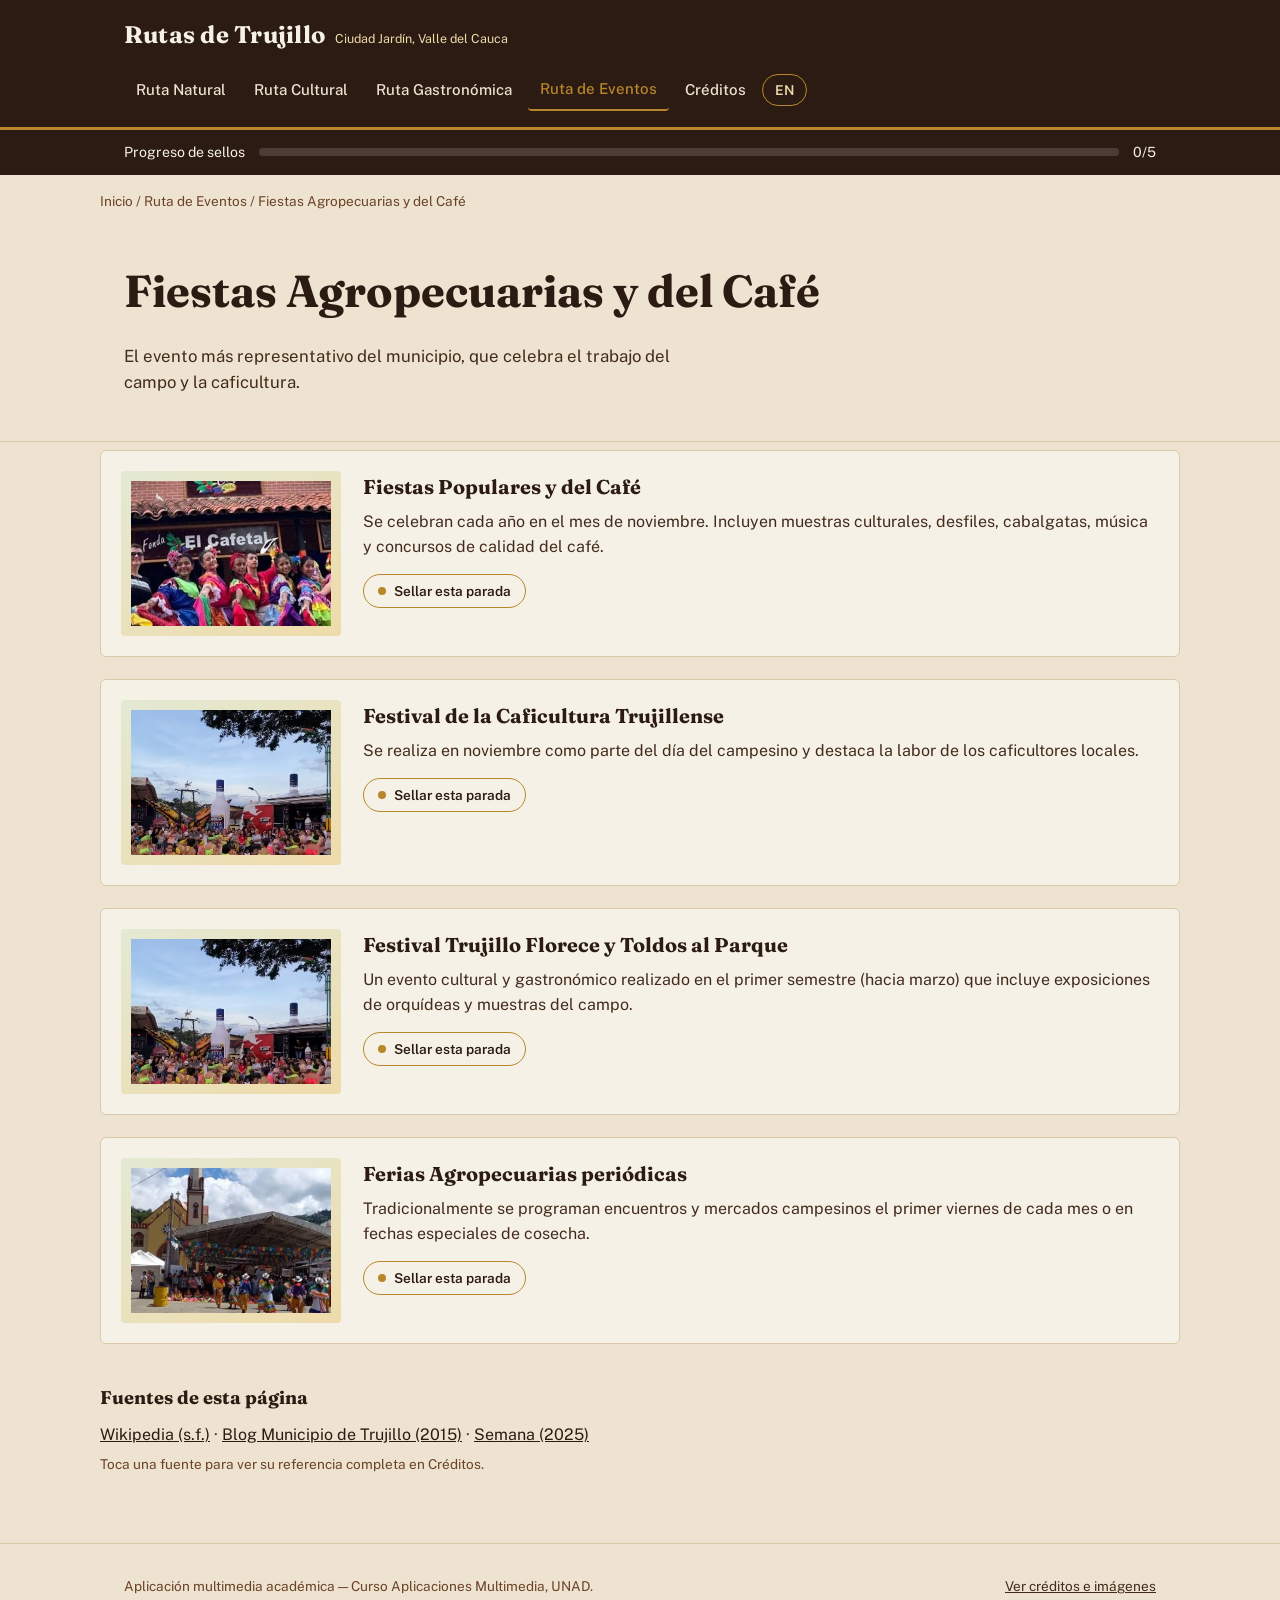
<file: rutas/eventos-agropecuarias.html>
<!DOCTYPE html>
<html lang="es">
<head>
<meta charset="UTF-8">
<meta name="viewport" content="width=device-width, initial-scale=1.0">
<title>Fiestas Agropecuarias y del Café — Rutas de Trujillo</title>
<link rel="stylesheet" href="../assets/css/style.css">
</head>
<body>

<header class="site-header">
  <div class="wrap">
    <a class="brand" href="../index.html">
      <span class="brand-mark">Rutas de Trujillo</span>
      <span class="brand-sub" data-i18n="brand_sub">Ciudad Jardín, Valle del Cauca</span>
    </a>
    <nav class="main-nav" aria-label="Navegación principal">
      <a href="natural.html" data-i18n="nav_natural">Ruta Natural</a>
      <a href="cultural.html" data-i18n="nav_cultural">Ruta Cultural</a>
      <a href="gastronomica.html" data-i18n="nav_gastronomica">Ruta Gastronómica</a>
      <a href="eventos.html" class="current" data-i18n="nav_eventos">Ruta de Eventos</a>
      <a href="../creditos.html" data-i18n="nav_creditos">Créditos</a>
      <button id="lang-toggle" aria-label="Switch language">EN</button>
    </nav>
  </div>
</header>

<div class="passport-bar">
  <div class="wrap">
    <span data-i18n="passport_label">Progreso de sellos</span>
    <div class="passport-track"><div class="passport-fill"></div></div>
    <span data-stamp-count data-total-experiences="5" data-route-prefix="eventos">0/5</span>
  </div>
</div>

<nav class="crumbs wrap" aria-label="Ruta de navegación">
  <a href="../index.html" data-i18n="crumb_home">Inicio</a> /
  <a href="eventos.html" data-i18n="nav_eventos">Ruta de Eventos</a> /
  <span data-i18n="crumb_here">Fiestas Agropecuarias y del Café</span>
</nav>

<section class="route-hero">
  <div class="wrap">
    <h1 data-i18n="page_title">Fiestas Agropecuarias y del Café</h1>
    <p data-i18n="page_intro">El evento más representativo del municipio, que celebra el trabajo del campo y la caficultura.</p>
  </div>
</section>

<section class="experiences wrap">
  <article class="experience-card">
    <div class="thumb"><img src="../assets/img/fiestas-del-cafe.jfif" alt="Fiestas Populares y del Café" loading="lazy"></div>
    <div>
      <h3 data-i18n="exp0_title">Fiestas Populares y del Café</h3>
      <p data-i18n="exp0_desc">Se celebran cada año en el mes de noviembre. Incluyen muestras culturales, desfiles, cabalgatas, música y concursos de calidad del café.</p>
      <button class="stamp-btn" data-experience-id="eventos-fiestas-cafe-noviembre">
        <span class="stamp-dot"></span><span class="stamp-label" data-i18n="stamp_label">Sellar esta parada</span>
      </button>
    </div>
  </article>
  <article class="experience-card">
    <div class="thumb"><img src="../assets/img/festival-caficultura.jfif" alt="Festival de la Caficultura Trujillense" loading="lazy"></div>
    <div>
      <h3 data-i18n="exp1_title">Festival de la Caficultura Trujillense</h3>
      <p data-i18n="exp1_desc">Se realiza en noviembre como parte del día del campesino y destaca la labor de los caficultores locales.</p>
      <button class="stamp-btn" data-experience-id="eventos-festival-caficultura">
        <span class="stamp-dot"></span><span class="stamp-label" data-i18n="stamp_label">Sellar esta parada</span>
      </button>
    </div>
  </article>
  <article class="experience-card">
    <div class="thumb"><img src="../assets/img/festival-trujillo-florece.jpg" alt="Festival Trujillo Florece y Toldos al Parque" loading="lazy"></div>
    <div>
      <h3 data-i18n="exp2_title">Festival Trujillo Florece y Toldos al Parque</h3>
      <p data-i18n="exp2_desc">Un evento cultural y gastronómico realizado en el primer semestre (hacia marzo) que incluye exposiciones de orquídeas y muestras del campo.</p>
      <button class="stamp-btn" data-experience-id="eventos-trujillo-florece">
        <span class="stamp-dot"></span><span class="stamp-label" data-i18n="stamp_label">Sellar esta parada</span>
      </button>
    </div>
  </article>
  <article class="experience-card">
    <div class="thumb"><img src="../assets/img/mercado-campesino.jfif" alt="Feria agropecuaria / mercado campesino" loading="lazy"></div>
    <div>
      <h3 data-i18n="exp3_title">Ferias Agropecuarias periódicas</h3>
      <p data-i18n="exp3_desc">Tradicionalmente se programan encuentros y mercados campesinos el primer viernes de cada mes o en fechas especiales de cosecha.</p>
      <button class="stamp-btn" data-experience-id="eventos-ferias-agropecuarias">
        <span class="stamp-dot"></span><span class="stamp-label" data-i18n="stamp_label">Sellar esta parada</span>
      </button>
    </div>
  </article>
</section>

<section class="sources wrap" aria-labelledby="sources-title">
  <h2 id="sources-title" data-i18n="sources_h">Fuentes de esta página</h2>
  <p class="sources-list"><a href="../creditos.html#ref-wikipedia">Wikipedia (s.f.)</a> · <a href="../creditos.html#ref-blog-trujillo">Blog Municipio de Trujillo (2015)</a> · <a href="../creditos.html#ref-semana">Semana (2025)</a></p>
  <p class="sources-note" data-i18n="sources_note">Toca una fuente para ver su referencia completa en Créditos.</p>
</section>


<footer class="site-footer">
  <div class="wrap">
    <span data-i18n="footer_note">Aplicación multimedia académica — Curso Aplicaciones Multimedia, UNAD.</span>
    <a href="../creditos.html" data-i18n="footer_credits">Ver créditos e imágenes</a>
  </div>
</footer>

<script>
window.PAGE_I18N = {
  es: {
    brand_sub: "Ciudad Jardín, Valle del Cauca",
    sources_h: "Fuentes de esta página",
    sources_note: "Toca una fuente para ver su referencia completa en Créditos.",
    nav_natural: "Ruta Natural",
    nav_cultural: "Ruta Cultural",
    nav_gastronomica: "Ruta Gastronómica",
    nav_eventos: "Ruta de Eventos",
    nav_creditos: "Créditos",
    passport_label: "Progreso de sellos",
    crumb_home: "Inicio",
    footer_note: "Aplicación multimedia académica — Curso Aplicaciones Multimedia, UNAD.",
    footer_credits: "Ver créditos e imágenes",
    stamp_label: "Sellar esta parada",
    map_title: "Mapa de la ruta",
    map_hint: "Ubicación aproximada de cada punto. Toca un marcador para ver de qué se trata.",
    crumb_here: "Fiestas Agropecuarias y del Café",
    page_title: "Fiestas Agropecuarias y del Café",
    page_intro: "El evento más representativo del municipio, que celebra el trabajo del campo y la caficultura.",
    img_alt_0: "Foto: desfile de las Fiestas del Café",
    exp0_title: "Fiestas Populares y del Café",
    exp0_desc: "Se celebran cada año en el mes de noviembre. Incluyen muestras culturales, desfiles, cabalgatas, música y concursos de calidad del café.",
    img_alt_1: "Foto: caficultores en el festival",
    exp1_title: "Festival de la Caficultura Trujillense",
    exp1_desc: "Se realiza en noviembre como parte del día del campesino y destaca la labor de los caficultores locales.",
    img_alt_2: "Foto: exposición de orquídeas en el parque",
    exp2_title: "Festival Trujillo Florece y Toldos al Parque",
    exp2_desc: "Un evento cultural y gastronómico realizado en el primer semestre (hacia marzo) que incluye exposiciones de orquídeas y muestras del campo.",
    img_alt_3: "Foto: mercado campesino",
    exp3_title: "Ferias Agropecuarias periódicas",
    exp3_desc: "Tradicionalmente se programan encuentros y mercados campesinos el primer viernes de cada mes o en fechas especiales de cosecha."
  },
  en: {
    brand_sub: "Garden City, Valle del Cauca",
    sources_h: "Sources for this page",
    sources_note: "Tap a source to see its full reference on the Credits page.",
    nav_natural: "Nature Route",
    nav_cultural: "Culture Route",
    nav_gastronomica: "Food Route",
    nav_eventos: "Events Route",
    nav_creditos: "Credits",
    passport_label: "Stamp progress",
    crumb_home: "Home",
    footer_note: "Academic multimedia app — Multimedia Applications course, UNAD.",
    footer_credits: "See credits & images",
    stamp_label: "Stamp this stop",
    map_title: "Route map",
    map_hint: "Approximate location of each stop. Tap a marker to see what it is.",
    crumb_here: "Farming & Coffee Festivals",
    page_title: "Farming & Coffee Festivals",
    page_intro: "The town's most representative event, celebrating farm work and coffee growing.",
    img_alt_0: "Photo: parade during the Coffee Festival",
    exp0_title: "Popular & Coffee Festival",
    exp0_desc: "Held every year in November. Includes cultural exhibits, parades, horseback processions, music, and coffee-quality contests.",
    img_alt_1: "Photo: coffee growers at the festival",
    exp1_title: "Trujillo Coffee Growing Festival",
    exp1_desc: "Held in November as part of Farmers' Day, highlighting the work of local coffee growers.",
    img_alt_2: "Photo: orchid exhibit in the park",
    exp2_title: "Trujillo Florece & Toldos al Parque Festival",
    exp2_desc: "A cultural and food event held in the first half of the year (around March), featuring orchid exhibits and farm showcases.",
    img_alt_3: "Photo: a farmers' market",
    exp3_title: "Regular farming fairs",
    exp3_desc: "Farmers' markets and gatherings are traditionally held on the first Friday of each month or during special harvest dates."
  }
};
</script>
<script src="../assets/js/i18n.js"></script>
<script src="../assets/js/main.js"></script>
</body>
</html>
</file>
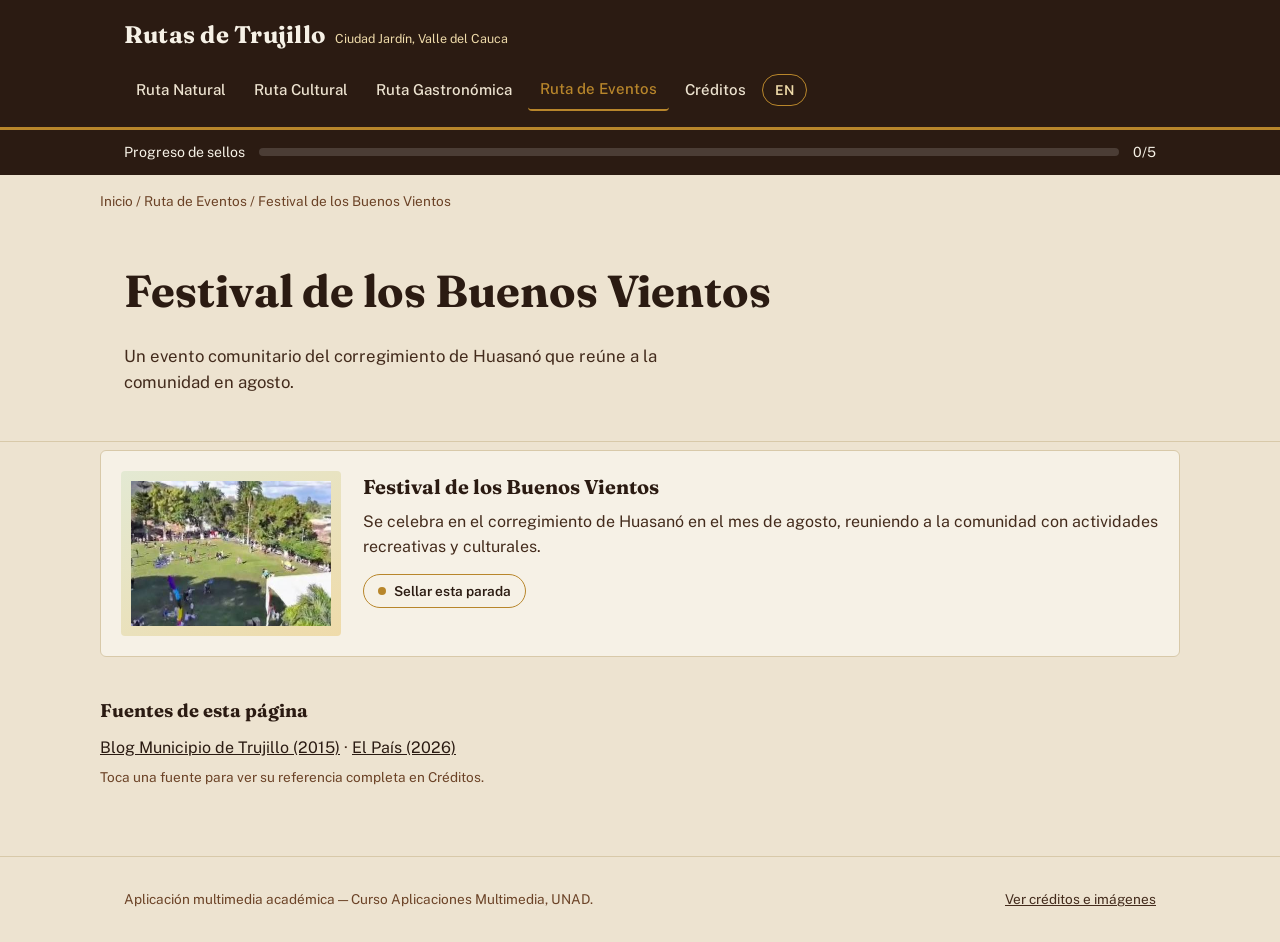
<file: rutas/eventos-buenos-vientos.html>
<!DOCTYPE html>
<html lang="es">
<head>
<meta charset="UTF-8">
<meta name="viewport" content="width=device-width, initial-scale=1.0">
<title>Festival de los Buenos Vientos — Rutas de Trujillo</title>
<link rel="stylesheet" href="../assets/css/style.css">
</head>
<body>

<header class="site-header">
  <div class="wrap">
    <a class="brand" href="../index.html">
      <span class="brand-mark">Rutas de Trujillo</span>
      <span class="brand-sub" data-i18n="brand_sub">Ciudad Jardín, Valle del Cauca</span>
    </a>
    <nav class="main-nav" aria-label="Navegación principal">
      <a href="natural.html" data-i18n="nav_natural">Ruta Natural</a>
      <a href="cultural.html" data-i18n="nav_cultural">Ruta Cultural</a>
      <a href="gastronomica.html" data-i18n="nav_gastronomica">Ruta Gastronómica</a>
      <a href="eventos.html" class="current" data-i18n="nav_eventos">Ruta de Eventos</a>
      <a href="../creditos.html" data-i18n="nav_creditos">Créditos</a>
      <button id="lang-toggle" aria-label="Switch language">EN</button>
    </nav>
  </div>
</header>

<div class="passport-bar">
  <div class="wrap">
    <span data-i18n="passport_label">Progreso de sellos</span>
    <div class="passport-track"><div class="passport-fill"></div></div>
    <span data-stamp-count data-total-experiences="5" data-route-prefix="eventos">0/5</span>
  </div>
</div>

<nav class="crumbs wrap" aria-label="Ruta de navegación">
  <a href="../index.html" data-i18n="crumb_home">Inicio</a> /
  <a href="eventos.html" data-i18n="nav_eventos">Ruta de Eventos</a> /
  <span data-i18n="crumb_here">Festival de los Buenos Vientos</span>
</nav>

<section class="route-hero">
  <div class="wrap">
    <h1 data-i18n="page_title">Festival de los Buenos Vientos</h1>
    <p data-i18n="page_intro">Un evento comunitario del corregimiento de Huasanó que reúne a la comunidad en agosto.</p>
  </div>
</section>

<section class="experiences wrap">
  <article class="experience-card">
    <div class="thumb"><img src="../assets/img/festival-buenos-vientos.jfif" alt="Actividades comunitarias en Huasanó" loading="lazy"></div>
    <div>
      <h3 data-i18n="exp0_title">Festival de los Buenos Vientos</h3>
      <p data-i18n="exp0_desc">Se celebra en el corregimiento de Huasanó en el mes de agosto, reuniendo a la comunidad con actividades recreativas y culturales.</p>
      <button class="stamp-btn" data-experience-id="eventos-buenos-vientos-huasano">
        <span class="stamp-dot"></span><span class="stamp-label" data-i18n="stamp_label">Sellar esta parada</span>
      </button>
    </div>
  </article>
</section>

<section class="sources wrap" aria-labelledby="sources-title">
  <h2 id="sources-title" data-i18n="sources_h">Fuentes de esta página</h2>
  <p class="sources-list"><a href="../creditos.html#ref-blog-trujillo">Blog Municipio de Trujillo (2015)</a> · <a href="../creditos.html#ref-elpais-2026">El País (2026)</a></p>
  <p class="sources-note" data-i18n="sources_note">Toca una fuente para ver su referencia completa en Créditos.</p>
</section>


<footer class="site-footer">
  <div class="wrap">
    <span data-i18n="footer_note">Aplicación multimedia académica — Curso Aplicaciones Multimedia, UNAD.</span>
    <a href="../creditos.html" data-i18n="footer_credits">Ver créditos e imágenes</a>
  </div>
</footer>

<script>
window.PAGE_I18N = {
  es: {
    brand_sub: "Ciudad Jardín, Valle del Cauca",
    sources_h: "Fuentes de esta página",
    sources_note: "Toca una fuente para ver su referencia completa en Créditos.",
    nav_natural: "Ruta Natural",
    nav_cultural: "Ruta Cultural",
    nav_gastronomica: "Ruta Gastronómica",
    nav_eventos: "Ruta de Eventos",
    nav_creditos: "Créditos",
    passport_label: "Progreso de sellos",
    crumb_home: "Inicio",
    footer_note: "Aplicación multimedia académica — Curso Aplicaciones Multimedia, UNAD.",
    footer_credits: "Ver créditos e imágenes",
    stamp_label: "Sellar esta parada",
    map_title: "Mapa de la ruta",
    map_hint: "Ubicación aproximada de cada punto. Toca un marcador para ver de qué se trata.",
    crumb_here: "Festival de los Buenos Vientos",
    page_title: "Festival de los Buenos Vientos",
    page_intro: "Un evento comunitario del corregimiento de Huasanó que reúne a la comunidad en agosto.",
    img_alt_0: "Foto: actividades comunitarias en Huasanó",
    exp0_title: "Festival de los Buenos Vientos",
    exp0_desc: "Se celebra en el corregimiento de Huasanó en el mes de agosto, reuniendo a la comunidad con actividades recreativas y culturales."
  },
  en: {
    brand_sub: "Garden City, Valle del Cauca",
    sources_h: "Sources for this page",
    sources_note: "Tap a source to see its full reference on the Credits page.",
    nav_natural: "Nature Route",
    nav_cultural: "Culture Route",
    nav_gastronomica: "Food Route",
    nav_eventos: "Events Route",
    nav_creditos: "Credits",
    passport_label: "Stamp progress",
    crumb_home: "Home",
    footer_note: "Academic multimedia app — Multimedia Applications course, UNAD.",
    footer_credits: "See credits & images",
    stamp_label: "Stamp this stop",
    map_title: "Route map",
    map_hint: "Approximate location of each stop. Tap a marker to see what it is.",
    crumb_here: "Festival de los Buenos Vientos",
    page_title: "Festival de los Buenos Vientos",
    page_intro: "A community event from the Huasanó district that brings the community together in August.",
    img_alt_0: "Photo: community activities in Huasanó",
    exp0_title: "Festival de los Buenos Vientos",
    exp0_desc: "Held in the Huasanó district in August, bringing the community together with recreational and cultural activities."
  }
};
</script>
<script src="../assets/js/i18n.js"></script>
<script src="../assets/js/main.js"></script>
</body>
</html>
</file>
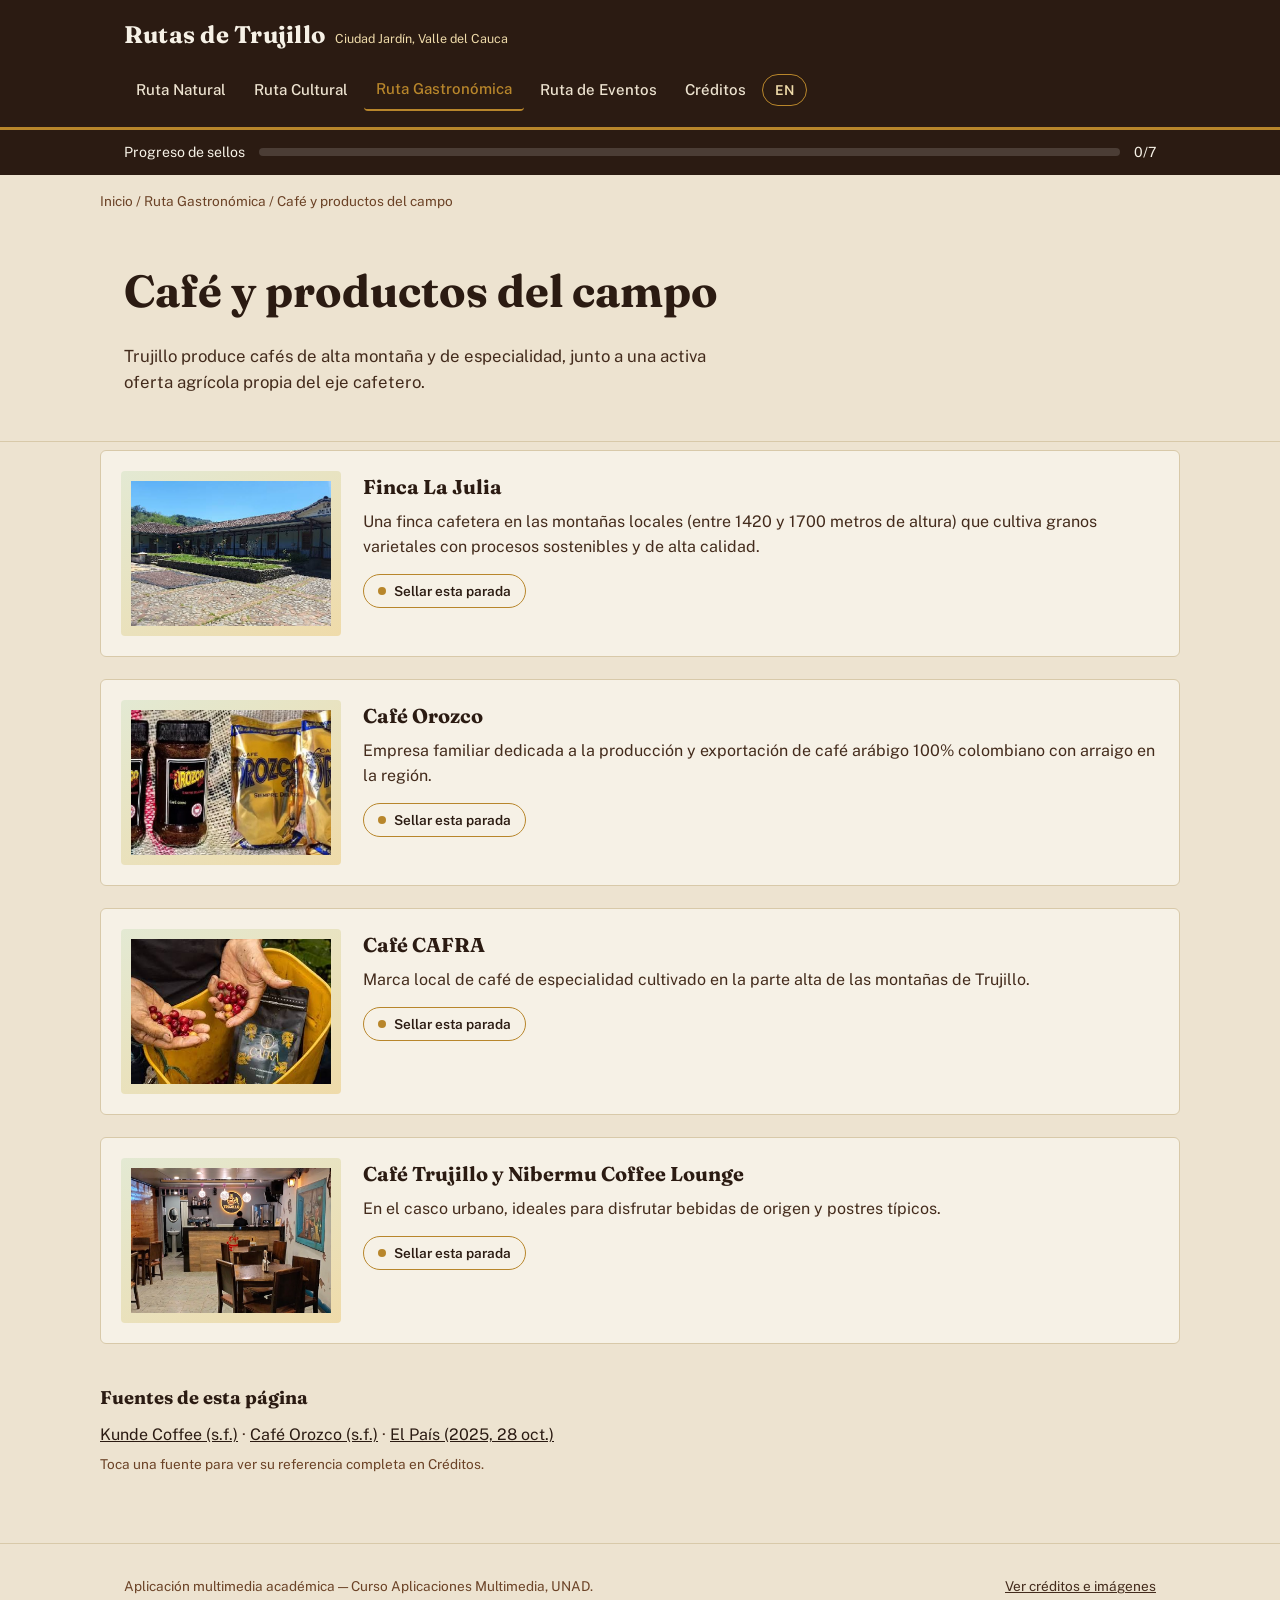
<file: rutas/gastronomica-cafe.html>
<!DOCTYPE html>
<html lang="es">
<head>
<meta charset="UTF-8">
<meta name="viewport" content="width=device-width, initial-scale=1.0">
<title>Café y productos del campo — Rutas de Trujillo</title>
<link rel="stylesheet" href="../assets/css/style.css">
</head>
<body>

<header class="site-header">
  <div class="wrap">
    <a class="brand" href="../index.html">
      <span class="brand-mark">Rutas de Trujillo</span>
      <span class="brand-sub" data-i18n="brand_sub">Ciudad Jardín, Valle del Cauca</span>
    </a>
    <nav class="main-nav" aria-label="Navegación principal">
      <a href="natural.html" data-i18n="nav_natural">Ruta Natural</a>
      <a href="cultural.html" data-i18n="nav_cultural">Ruta Cultural</a>
      <a href="gastronomica.html" class="current" data-i18n="nav_gastronomica">Ruta Gastronómica</a>
      <a href="eventos.html" data-i18n="nav_eventos">Ruta de Eventos</a>
      <a href="../creditos.html" data-i18n="nav_creditos">Créditos</a>
      <button id="lang-toggle" aria-label="Switch language">EN</button>
    </nav>
  </div>
</header>

<div class="passport-bar">
  <div class="wrap">
    <span data-i18n="passport_label">Progreso de sellos</span>
    <div class="passport-track"><div class="passport-fill"></div></div>
    <span data-stamp-count data-total-experiences="7" data-route-prefix="gastronomica">0/7</span>
  </div>
</div>

<nav class="crumbs wrap" aria-label="Ruta de navegación">
  <a href="../index.html" data-i18n="crumb_home">Inicio</a> /
  <a href="gastronomica.html" data-i18n="nav_gastronomica">Ruta Gastronómica</a> /
  <span data-i18n="crumb_here">Café y productos del campo</span>
</nav>

<section class="route-hero">
  <div class="wrap">
    <h1 data-i18n="page_title">Café y productos del campo</h1>
    <p data-i18n="page_intro">Trujillo produce cafés de alta montaña y de especialidad, junto a una activa oferta agrícola propia del eje cafetero.</p>
  </div>
</section>

<section class="experiences wrap">
  <article class="experience-card">
    <div class="thumb"><img src="../assets/img/finca-la-julia.jfif" alt="Finca La Julia, Trujillo" loading="lazy"></div>
    <div>
      <h3 data-i18n="exp0_title">Finca La Julia</h3>
      <p data-i18n="exp0_desc">Una finca cafetera en las montañas locales (entre 1420 y 1700 metros de altura) que cultiva granos varietales con procesos sostenibles y de alta calidad.</p>
      <button class="stamp-btn" data-experience-id="gastro-finca-la-julia">
        <span class="stamp-dot"></span><span class="stamp-label" data-i18n="stamp_label">Sellar esta parada</span>
      </button>
    </div>
  </article>
  <article class="experience-card">
    <div class="thumb"><img src="../assets/img/cafe-orozco.jpg" alt="Café Orozco" loading="lazy"></div>
    <div>
      <h3 data-i18n="exp1_title">Café Orozco</h3>
      <p data-i18n="exp1_desc">Empresa familiar dedicada a la producción y exportación de café arábigo 100% colombiano con arraigo en la región.</p>
      <button class="stamp-btn" data-experience-id="gastro-cafe-orozco">
        <span class="stamp-dot"></span><span class="stamp-label" data-i18n="stamp_label">Sellar esta parada</span>
      </button>
    </div>
  </article>
  <article class="experience-card">
    <div class="thumb"><img src="../assets/img/cafe-cafra.jfif" alt="Café CAFRA" loading="lazy"></div>
    <div>
      <h3 data-i18n="exp2_title">Café CAFRA</h3>
      <p data-i18n="exp2_desc">Marca local de café de especialidad cultivado en la parte alta de las montañas de Trujillo.</p>
      <button class="stamp-btn" data-experience-id="gastro-cafe-cafra">
        <span class="stamp-dot"></span><span class="stamp-label" data-i18n="stamp_label">Sellar esta parada</span>
      </button>
    </div>
  </article>
  <article class="experience-card">
    <div class="thumb"><img src="../assets/img/cafe-trujillo-local.jfif" alt="Café Trujillo, interior" loading="lazy"></div>
    <div>
      <h3 data-i18n="exp3_title">Café Trujillo y Nibermu Coffee Lounge</h3>
      <p data-i18n="exp3_desc">En el casco urbano, ideales para disfrutar bebidas de origen y postres típicos.</p>
      <button class="stamp-btn" data-experience-id="gastro-cafes-casco-urbano">
        <span class="stamp-dot"></span><span class="stamp-label" data-i18n="stamp_label">Sellar esta parada</span>
      </button>
    </div>
  </article>
</section>

<section class="sources wrap" aria-labelledby="sources-title">
  <h2 id="sources-title" data-i18n="sources_h">Fuentes de esta página</h2>
  <p class="sources-list"><a href="../creditos.html#ref-kunde">Kunde Coffee (s.f.)</a> · <a href="../creditos.html#ref-cafe-orozco">Café Orozco (s.f.)</a> · <a href="../creditos.html#ref-elpais-oct">El País (2025, 28 oct.)</a></p>
  <p class="sources-note" data-i18n="sources_note">Toca una fuente para ver su referencia completa en Créditos.</p>
</section>


<footer class="site-footer">
  <div class="wrap">
    <span data-i18n="footer_note">Aplicación multimedia académica — Curso Aplicaciones Multimedia, UNAD.</span>
    <a href="../creditos.html" data-i18n="footer_credits">Ver créditos e imágenes</a>
  </div>
</footer>

<script>
window.PAGE_I18N = {
  es: {
    brand_sub: "Ciudad Jardín, Valle del Cauca",
    sources_h: "Fuentes de esta página",
    sources_note: "Toca una fuente para ver su referencia completa en Créditos.",
    nav_natural: "Ruta Natural",
    nav_cultural: "Ruta Cultural",
    nav_gastronomica: "Ruta Gastronómica",
    nav_eventos: "Ruta de Eventos",
    nav_creditos: "Créditos",
    passport_label: "Progreso de sellos",
    crumb_home: "Inicio",
    footer_note: "Aplicación multimedia académica — Curso Aplicaciones Multimedia, UNAD.",
    footer_credits: "Ver créditos e imágenes",
    stamp_label: "Sellar esta parada",
    map_title: "Mapa de la ruta",
    map_hint: "Ubicación aproximada de cada punto. Toca un marcador para ver de qué se trata.",
    crumb_here: "Café y productos del campo",
    page_title: "Café y productos del campo",
    page_intro: "Trujillo produce cafés de alta montaña y de especialidad, junto a una activa oferta agrícola propia del eje cafetero.",
    img_alt_0: "Foto: cafetal de Finca La Julia",
    exp0_title: "Finca La Julia",
    exp0_desc: "Una finca cafetera en las montañas locales (entre 1420 y 1700 metros de altura) que cultiva granos varietales con procesos sostenibles y de alta calidad.",
    img_alt_1: "Foto: empaques de Café Orozco",
    exp1_title: "Café Orozco",
    exp1_desc: "Empresa familiar dedicada a la producción y exportación de café arábigo 100% colombiano con arraigo en la región.",
    img_alt_2: "Foto: granos de Café CAFRA",
    exp2_title: "Café CAFRA",
    exp2_desc: "Marca local de café de especialidad cultivado en la parte alta de las montañas de Trujillo.",
    img_alt_3: "Foto: interior de un café del centro",
    exp3_title: "Café Trujillo y Nibermu Coffee Lounge",
    exp3_desc: "En el casco urbano, ideales para disfrutar bebidas de origen y postres típicos."
  },
  en: {
    brand_sub: "Garden City, Valle del Cauca",
    sources_h: "Sources for this page",
    sources_note: "Tap a source to see its full reference on the Credits page.",
    nav_natural: "Nature Route",
    nav_cultural: "Culture Route",
    nav_gastronomica: "Food Route",
    nav_eventos: "Events Route",
    nav_creditos: "Credits",
    passport_label: "Stamp progress",
    crumb_home: "Home",
    footer_note: "Academic multimedia app — Multimedia Applications course, UNAD.",
    footer_credits: "See credits & images",
    stamp_label: "Stamp this stop",
    map_title: "Route map",
    map_hint: "Approximate location of each stop. Tap a marker to see what it is.",
    crumb_here: "Coffee & farm products",
    page_title: "Coffee & farm products",
    page_intro: "Trujillo produces high-altitude, specialty coffee, alongside a thriving agricultural offering typical of the coffee axis.",
    img_alt_0: "Photo: Finca La Julia's coffee farm",
    exp0_title: "Finca La Julia",
    exp0_desc: "A coffee farm in the local mountains (between 1,420 and 1,700 meters) growing varietal beans with sustainable, high-quality processes.",
    img_alt_1: "Photo: Café Orozco packaging",
    exp1_title: "Café Orozco",
    exp1_desc: "A family business producing and exporting 100% Colombian arabica coffee, rooted in the region.",
    img_alt_2: "Photo: Café CAFRA beans",
    exp2_title: "Café CAFRA",
    exp2_desc: "A local specialty coffee brand grown high in the mountains around Trujillo.",
    img_alt_3: "Photo: inside a downtown café",
    exp3_title: "Café Trujillo & Nibermu Coffee Lounge",
    exp3_desc: "In downtown Trujillo, great spots to enjoy origin coffee drinks and typical desserts."
  }
};
</script>
<script src="../assets/js/i18n.js"></script>
<script src="../assets/js/main.js"></script>
</body>
</html>
</file>
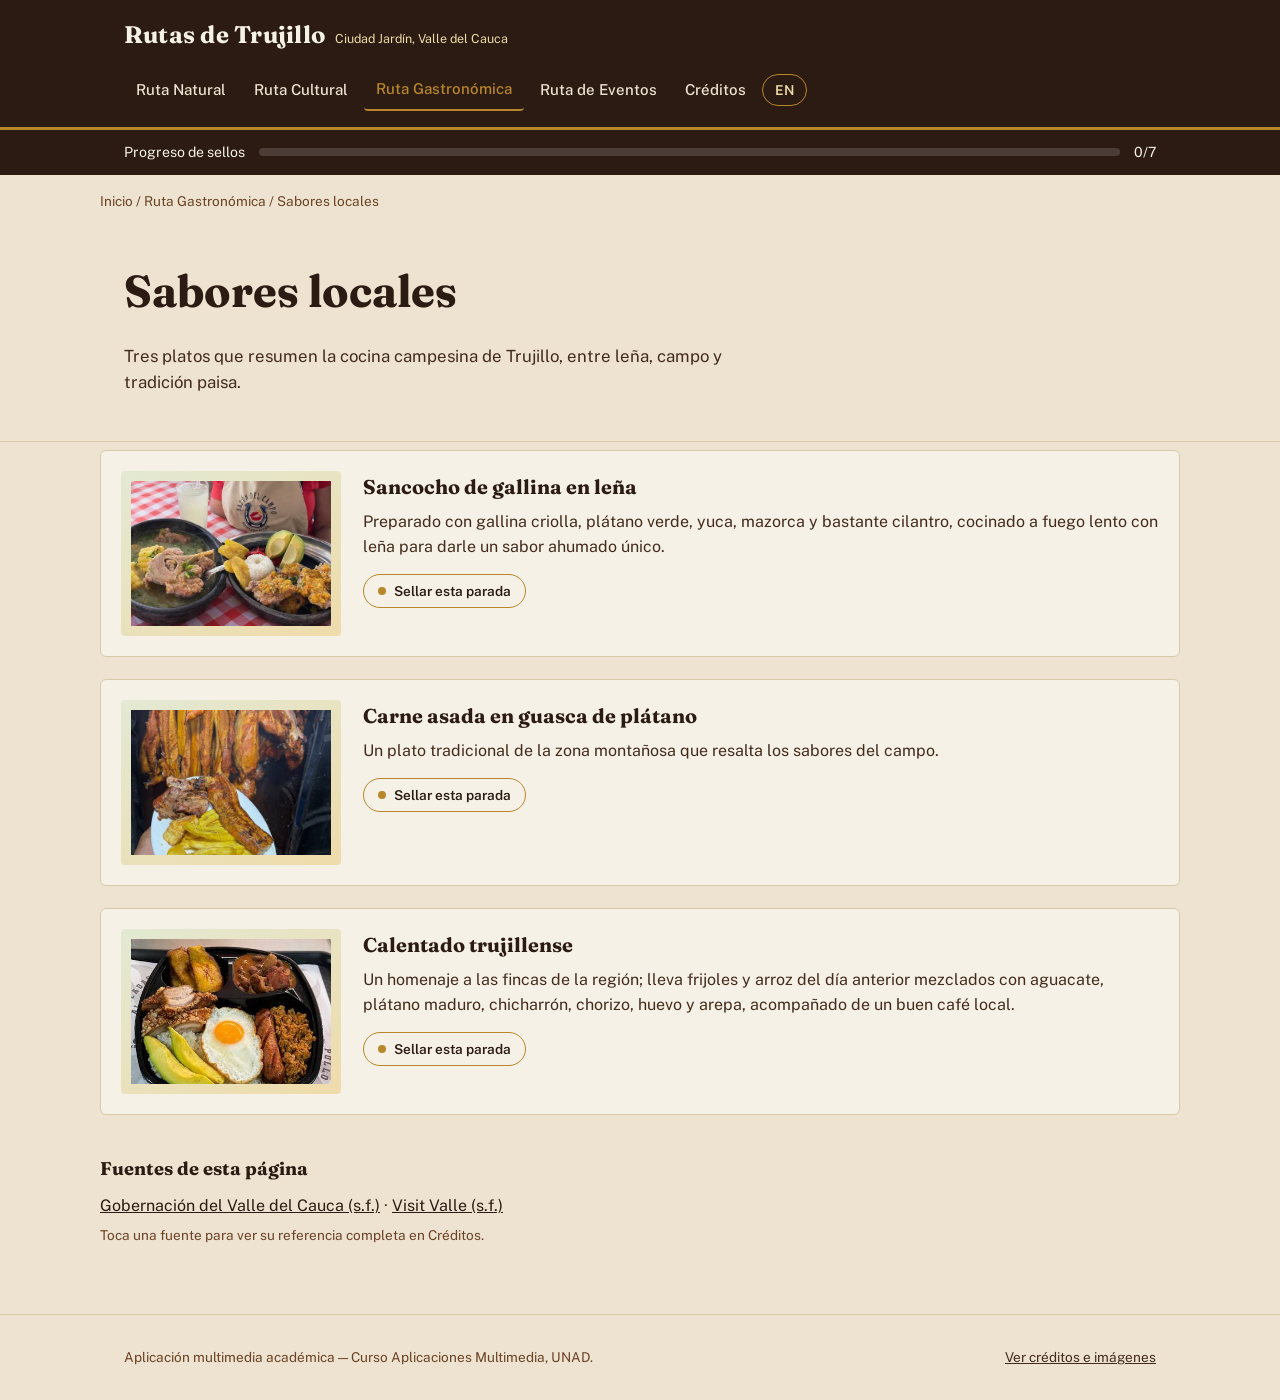
<file: rutas/gastronomica-sabores.html>
<!DOCTYPE html>
<html lang="es">
<head>
<meta charset="UTF-8">
<meta name="viewport" content="width=device-width, initial-scale=1.0">
<title>Sabores locales — Rutas de Trujillo</title>
<link rel="stylesheet" href="../assets/css/style.css">
</head>
<body>

<header class="site-header">
  <div class="wrap">
    <a class="brand" href="../index.html">
      <span class="brand-mark">Rutas de Trujillo</span>
      <span class="brand-sub" data-i18n="brand_sub">Ciudad Jardín, Valle del Cauca</span>
    </a>
    <nav class="main-nav" aria-label="Navegación principal">
      <a href="natural.html" data-i18n="nav_natural">Ruta Natural</a>
      <a href="cultural.html" data-i18n="nav_cultural">Ruta Cultural</a>
      <a href="gastronomica.html" class="current" data-i18n="nav_gastronomica">Ruta Gastronómica</a>
      <a href="eventos.html" data-i18n="nav_eventos">Ruta de Eventos</a>
      <a href="../creditos.html" data-i18n="nav_creditos">Créditos</a>
      <button id="lang-toggle" aria-label="Switch language">EN</button>
    </nav>
  </div>
</header>

<div class="passport-bar">
  <div class="wrap">
    <span data-i18n="passport_label">Progreso de sellos</span>
    <div class="passport-track"><div class="passport-fill"></div></div>
    <span data-stamp-count data-total-experiences="7" data-route-prefix="gastronomica">0/7</span>
  </div>
</div>

<nav class="crumbs wrap" aria-label="Ruta de navegación">
  <a href="../index.html" data-i18n="crumb_home">Inicio</a> /
  <a href="gastronomica.html" data-i18n="nav_gastronomica">Ruta Gastronómica</a> /
  <span data-i18n="crumb_here">Sabores locales</span>
</nav>

<section class="route-hero">
  <div class="wrap">
    <h1 data-i18n="page_title">Sabores locales</h1>
    <p data-i18n="page_intro">Tres platos que resumen la cocina campesina de Trujillo, entre leña, campo y tradición paisa.</p>
  </div>
</section>

<section class="experiences wrap">
  <article class="experience-card">
    <div class="thumb"><img src="../assets/img/sancocho-lena.jfif" alt="Sancocho de gallina en leña" loading="lazy"></div>
    <div>
      <h3 data-i18n="exp0_title">Sancocho de gallina en leña</h3>
      <p data-i18n="exp0_desc">Preparado con gallina criolla, plátano verde, yuca, mazorca y bastante cilantro, cocinado a fuego lento con leña para darle un sabor ahumado único.</p>
      <button class="stamp-btn" data-experience-id="gastro-sancocho-lena">
        <span class="stamp-dot"></span><span class="stamp-label" data-i18n="stamp_label">Sellar esta parada</span>
      </button>
    </div>
  </article>
  <article class="experience-card">
    <div class="thumb"><img src="../assets/img/carne-asada-guasca.jfif" alt="Carne asada en guasca de plátano" loading="lazy"></div>
    <div>
      <h3 data-i18n="exp1_title">Carne asada en guasca de plátano</h3>
      <p data-i18n="exp1_desc">Un plato tradicional de la zona montañosa que resalta los sabores del campo.</p>
      <button class="stamp-btn" data-experience-id="gastro-carne-guasca">
        <span class="stamp-dot"></span><span class="stamp-label" data-i18n="stamp_label">Sellar esta parada</span>
      </button>
    </div>
  </article>
  <article class="experience-card">
    <div class="thumb"><img src="../assets/img/calentado-trujillense.jfif" alt="Calentado trujillense" loading="lazy"></div>
    <div>
      <h3 data-i18n="exp2_title">Calentado trujillense</h3>
      <p data-i18n="exp2_desc">Un homenaje a las fincas de la región; lleva frijoles y arroz del día anterior mezclados con aguacate, plátano maduro, chicharrón, chorizo, huevo y arepa, acompañado de un buen café local.</p>
      <button class="stamp-btn" data-experience-id="gastro-calentado-trujillense">
        <span class="stamp-dot"></span><span class="stamp-label" data-i18n="stamp_label">Sellar esta parada</span>
      </button>
    </div>
  </article>
</section>

<section class="sources wrap" aria-labelledby="sources-title">
  <h2 id="sources-title" data-i18n="sources_h">Fuentes de esta página</h2>
  <p class="sources-list"><a href="../creditos.html#ref-gobernacion">Gobernación del Valle del Cauca (s.f.)</a> · <a href="../creditos.html#ref-visitvalle">Visit Valle (s.f.)</a></p>
  <p class="sources-note" data-i18n="sources_note">Toca una fuente para ver su referencia completa en Créditos.</p>
</section>


<footer class="site-footer">
  <div class="wrap">
    <span data-i18n="footer_note">Aplicación multimedia académica — Curso Aplicaciones Multimedia, UNAD.</span>
    <a href="../creditos.html" data-i18n="footer_credits">Ver créditos e imágenes</a>
  </div>
</footer>

<script>
window.PAGE_I18N = {
  es: {
    brand_sub: "Ciudad Jardín, Valle del Cauca",
    sources_h: "Fuentes de esta página",
    sources_note: "Toca una fuente para ver su referencia completa en Créditos.",
    nav_natural: "Ruta Natural",
    nav_cultural: "Ruta Cultural",
    nav_gastronomica: "Ruta Gastronómica",
    nav_eventos: "Ruta de Eventos",
    nav_creditos: "Créditos",
    passport_label: "Progreso de sellos",
    crumb_home: "Inicio",
    footer_note: "Aplicación multimedia académica — Curso Aplicaciones Multimedia, UNAD.",
    footer_credits: "Ver créditos e imágenes",
    stamp_label: "Sellar esta parada",
    map_title: "Mapa de la ruta",
    map_hint: "Ubicación aproximada de cada punto. Toca un marcador para ver de qué se trata.",
    crumb_here: "Sabores locales",
    page_title: "Sabores locales",
    page_intro: "Tres platos que resumen la cocina campesina de Trujillo, entre leña, campo y tradición paisa.",
    img_alt_0: "Foto: olla de sancocho al fuego de leña",
    exp0_title: "Sancocho de gallina en leña",
    exp0_desc: "Preparado con gallina criolla, plátano verde, yuca, mazorca y bastante cilantro, cocinado a fuego lento con leña para darle un sabor ahumado único.",
    img_alt_1: "Foto: carne asada envuelta en hoja de plátano",
    exp1_title: "Carne asada en guasca de plátano",
    exp1_desc: "Un plato tradicional de la zona montañosa que resalta los sabores del campo.",
    img_alt_2: "Foto: plato de calentado trujillense",
    exp2_title: "Calentado trujillense",
    exp2_desc: "Un homenaje a las fincas de la región; lleva frijoles y arroz del día anterior mezclados con aguacate, plátano maduro, chicharrón, chorizo, huevo y arepa, acompañado de un buen café local."
  },
  en: {
    brand_sub: "Garden City, Valle del Cauca",
    sources_h: "Sources for this page",
    sources_note: "Tap a source to see its full reference on the Credits page.",
    nav_natural: "Nature Route",
    nav_cultural: "Culture Route",
    nav_gastronomica: "Food Route",
    nav_eventos: "Events Route",
    nav_creditos: "Credits",
    passport_label: "Stamp progress",
    crumb_home: "Home",
    footer_note: "Academic multimedia app — Multimedia Applications course, UNAD.",
    footer_credits: "See credits & images",
    stamp_label: "Stamp this stop",
    map_title: "Route map",
    map_hint: "Approximate location of each stop. Tap a marker to see what it is.",
    crumb_here: "Local flavors",
    page_title: "Local flavors",
    page_intro: "Three dishes that sum up Trujillo's country cooking, between wood fire, farmland, and paisa tradition.",
    img_alt_0: "Photo: sancocho pot over a wood fire",
    exp0_title: "Wood-fired chicken sancocho",
    exp0_desc: "Made with free-range hen, green plantain, cassava, corn, and plenty of cilantro, slow-cooked over wood fire for a unique smoky flavor.",
    img_alt_1: "Photo: beef wrapped in plantain leaf",
    exp1_title: "Beef grilled in plantain leaf",
    exp1_desc: "A traditional dish from the mountain area that highlights the flavors of the countryside.",
    img_alt_2: "Photo: a plate of calentado trujillense",
    exp2_title: "Calentado trujillense",
    exp2_desc: "A tribute to the region's farms; leftover beans and rice mixed with avocado, ripe plantain, pork crackling, chorizo, egg, and arepa, served with good local coffee."
  }
};
</script>
<script src="../assets/js/i18n.js"></script>
<script src="../assets/js/main.js"></script>
</body>
</html>
</file>
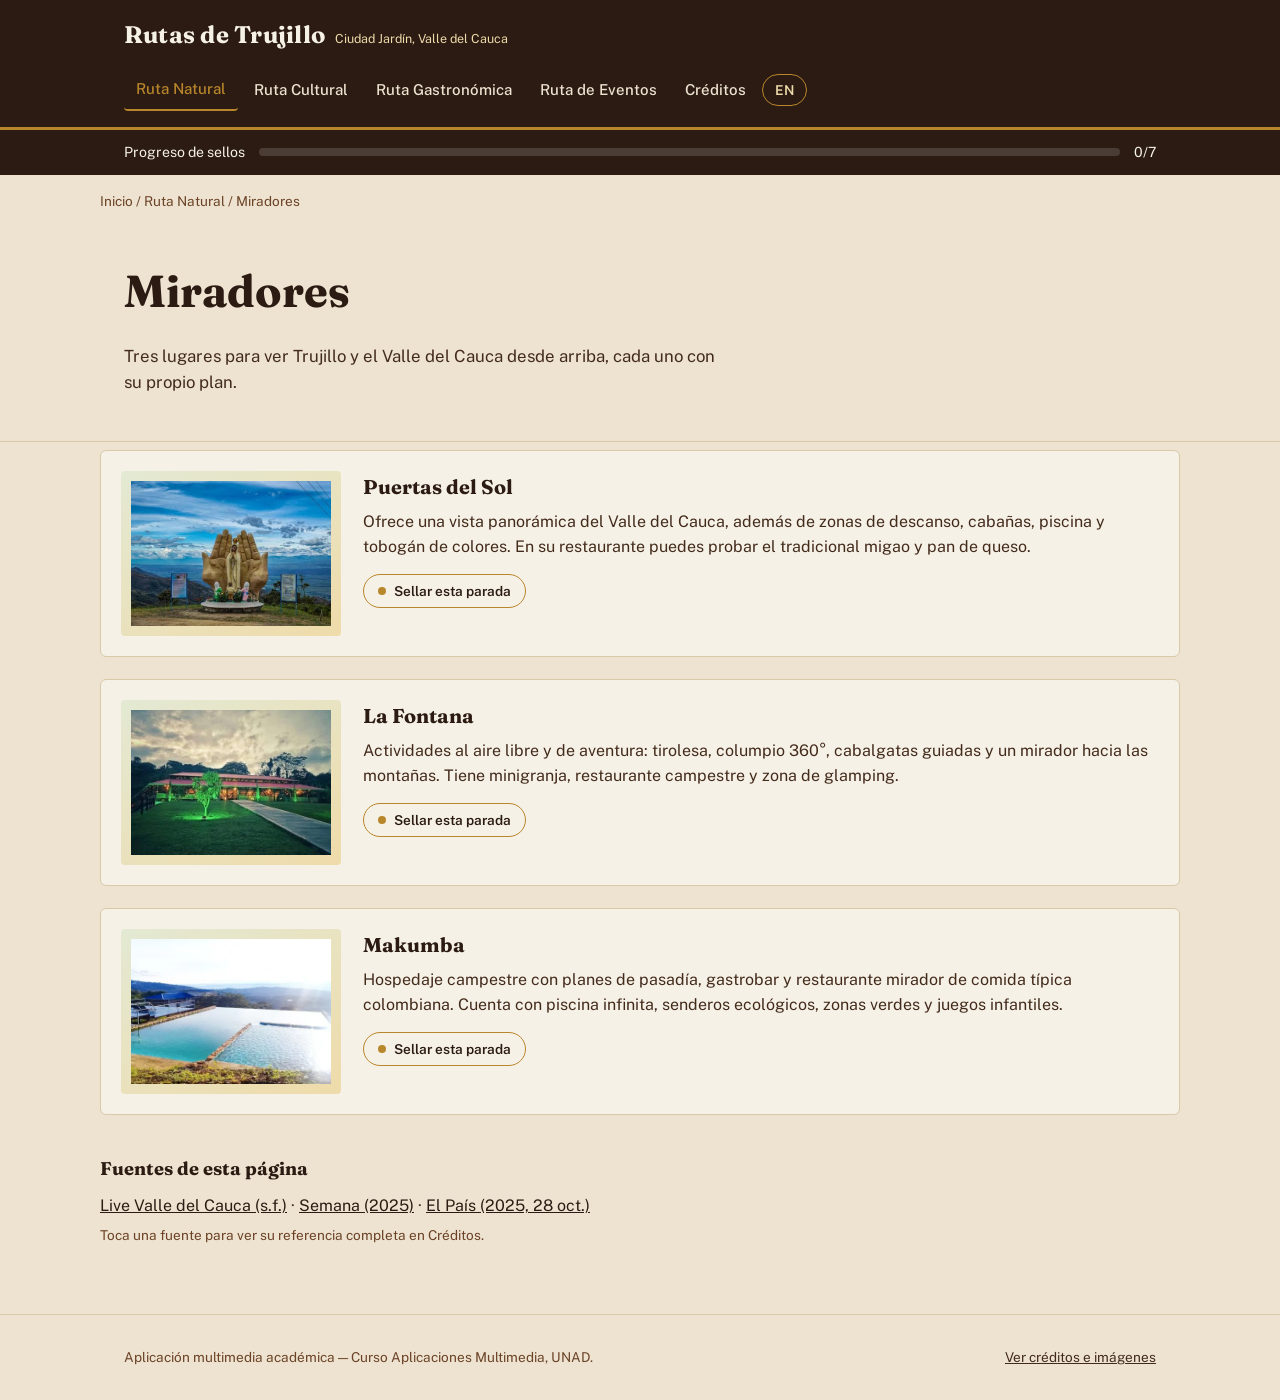
<file: rutas/natural-miradores.html>
<!DOCTYPE html>
<html lang="es">
<head>
<meta charset="UTF-8">
<meta name="viewport" content="width=device-width, initial-scale=1.0">
<title>Miradores — Ruta Natural — Rutas de Trujillo</title>
<link rel="stylesheet" href="../assets/css/style.css">
</head>
<body>

<header class="site-header">
  <div class="wrap">
    <a class="brand" href="../index.html">
      <span class="brand-mark">Rutas de Trujillo</span>
      <span class="brand-sub" data-i18n="brand_sub">Ciudad Jardín, Valle del Cauca</span>
    </a>
    <nav class="main-nav" aria-label="Navegación principal">
      <a href="natural.html" class="current" data-i18n="nav_natural">Ruta Natural</a>
      <a href="cultural.html" data-i18n="nav_cultural">Ruta Cultural</a>
      <a href="gastronomica.html" data-i18n="nav_gastronomica">Ruta Gastronómica</a>
      <a href="eventos.html" data-i18n="nav_eventos">Ruta de Eventos</a>
      <a href="../creditos.html" data-i18n="nav_creditos">Créditos</a>
      <button id="lang-toggle" aria-label="Switch language">EN</button>
    </nav>
  </div>
</header>

<div class="passport-bar">
  <div class="wrap">
    <span data-i18n="passport_label">Progreso de sellos</span>
    <div class="passport-track"><div class="passport-fill"></div></div>
    <span data-stamp-count data-total-experiences="7" data-route-prefix="natural">0/7</span>
  </div>
</div>

<nav class="crumbs wrap" aria-label="Ruta de navegación">
  <a href="../index.html" data-i18n="crumb_home">Inicio</a> /
  <a href="natural.html" data-i18n="nav_natural">Ruta Natural</a> /
  <span data-i18n="crumb_here">Miradores</span>
</nav>

<section class="route-hero">
  <div class="wrap">
    <h1 data-i18n="page_title">Miradores</h1>
    <p data-i18n="page_intro">Tres lugares para ver Trujillo y el Valle del Cauca desde arriba, cada uno con su propio plan.</p>
  </div>
</section>

<section class="experiences wrap">

  <article class="experience-card">
    <div class="thumb"><img src="../assets/img/puertas-del-sol.jpg" alt="Vista panorámica desde Puertas del Sol" loading="lazy"></div>
    <div>
      <h3 data-i18n="exp1_title">Puertas del Sol</h3>
      <p data-i18n="exp1_desc">Ofrece una vista panorámica del Valle del Cauca, además de zonas de descanso, cabañas, piscina y tobogán de colores. En su restaurante puedes probar el tradicional migao y pan de queso.</p>
      <button class="stamp-btn" data-experience-id="natural-mirador-puertas-del-sol">
        <span class="stamp-dot"></span><span class="stamp-label" data-i18n="stamp_label">Sellar esta parada</span>
      </button>
    </div>
  </article>

  <article class="experience-card">
    <div class="thumb"><img src="../assets/img/la-fontana.jfif" alt="La Fontana, Trujillo" loading="lazy"></div>
    <div>
      <h3 data-i18n="exp2_title">La Fontana</h3>
      <p data-i18n="exp2_desc">Actividades al aire libre y de aventura: tirolesa, columpio 360°, cabalgatas guiadas y un mirador hacia las montañas. Tiene minigranja, restaurante campestre y zona de glamping.</p>
      <button class="stamp-btn" data-experience-id="natural-mirador-fontana">
        <span class="stamp-dot"></span><span class="stamp-label" data-i18n="stamp_label">Sellar esta parada</span>
      </button>
    </div>
  </article>

  <article class="experience-card">
    <div class="thumb"><img src="../assets/img/makumba.jfif" alt="Makumba, Trujillo" loading="lazy"></div>
    <div>
      <h3 data-i18n="exp3_title">Makumba</h3>
      <p data-i18n="exp3_desc">Hospedaje campestre con planes de pasadía, gastrobar y restaurante mirador de comida típica colombiana. Cuenta con piscina infinita, senderos ecológicos, zonas verdes y juegos infantiles.</p>
      <button class="stamp-btn" data-experience-id="natural-mirador-makumba">
        <span class="stamp-dot"></span><span class="stamp-label" data-i18n="stamp_label">Sellar esta parada</span>
      </button>
    </div>
  </article>

</section>

<section class="sources wrap" aria-labelledby="sources-title">
  <h2 id="sources-title" data-i18n="sources_h">Fuentes de esta página</h2>
  <p class="sources-list"><a href="../creditos.html#ref-img-makumba">Live Valle del Cauca (s.f.)</a> · <a href="../creditos.html#ref-semana">Semana (2025)</a> · <a href="../creditos.html#ref-elpais-oct">El País (2025, 28 oct.)</a></p>
  <p class="sources-note" data-i18n="sources_note">Toca una fuente para ver su referencia completa en Créditos.</p>
</section>


<footer class="site-footer">
  <div class="wrap">
    <span data-i18n="footer_note">Aplicación multimedia académica — Curso Aplicaciones Multimedia, UNAD.</span>
    <a href="../creditos.html" data-i18n="footer_credits">Ver créditos e imágenes</a>
  </div>
</footer>

<script>
window.PAGE_I18N = {
  es: {
    brand_sub: "Ciudad Jardín, Valle del Cauca",
    sources_h: "Fuentes de esta página",
    sources_note: "Toca una fuente para ver su referencia completa en Créditos.",
    nav_natural: "Ruta Natural", nav_cultural: "Ruta Cultural",
    nav_gastronomica: "Ruta Gastronómica", nav_eventos: "Ruta de Eventos", nav_creditos: "Créditos",
    passport_label: "Progreso de sellos", crumb_home: "Inicio", crumb_here: "Miradores",
    page_title: "Miradores", page_intro: "Tres lugares para ver Trujillo y el Valle del Cauca desde arriba, cada uno con su propio plan.",
    img_alt_1: "Foto: vista panorámica desde Puertas del Sol",
    img_alt_2: "Foto: tirolesa y columpio 360° en La Fontana",
    img_alt_3: "Foto: piscina infinita con vista al Valle en Makumba",
    exp1_title: "Puertas del Sol",
    exp1_desc: "Ofrece una vista panorámica del Valle del Cauca, además de zonas de descanso, cabañas, piscina y tobogán de colores. En su restaurante puedes probar el tradicional migao y pan de queso.",
    exp2_title: "La Fontana",
    exp2_desc: "Actividades al aire libre y de aventura: tirolesa, columpio 360°, cabalgatas guiadas y un mirador hacia las montañas. Tiene minigranja, restaurante campestre y zona de glamping.",
    exp3_title: "Makumba",
    exp3_desc: "Hospedaje campestre con planes de pasadía, gastrobar y restaurante mirador de comida típica colombiana. Cuenta con piscina infinita, senderos ecológicos, zonas verdes y juegos infantiles.",
    stamp_label: "Sellar esta parada",
    footer_note: "Aplicación multimedia académica — Curso Aplicaciones Multimedia, UNAD.",
    footer_credits: "Ver créditos e imágenes"
  },
  en: {
    brand_sub: "Garden City, Valle del Cauca",
    sources_h: "Sources for this page",
    sources_note: "Tap a source to see its full reference on the Credits page.",
    nav_natural: "Nature Route", nav_cultural: "Culture Route",
    nav_gastronomica: "Food Route", nav_eventos: "Events Route", nav_creditos: "Credits",
    passport_label: "Stamp progress", crumb_home: "Home", crumb_here: "Viewpoints",
    page_title: "Viewpoints", page_intro: "Three spots to see Trujillo and the Valle del Cauca from above, each with its own plan for the day.",
    img_alt_1: "Photo: panoramic view from Puertas del Sol",
    img_alt_2: "Photo: zipline and 360° swing at La Fontana",
    img_alt_3: "Photo: infinity pool overlooking the Valley at Makumba",
    exp1_title: "Puertas del Sol",
    exp1_desc: "Offers a panoramic view of the Valle del Cauca, plus rest areas, cabins, a pool, and a colorful slide. Its restaurant serves the traditional migao and pan de queso.",
    exp2_title: "La Fontana",
    exp2_desc: "Outdoor and adventure activities: zipline, 360° swing, guided horseback rides, and a viewpoint over the mountains. Includes a mini-farm, a countryside restaurant, and a glamping area.",
    exp3_title: "Makumba",
    exp3_desc: "Countryside lodging with day-trip plans, a gastrobar and viewpoint restaurant serving typical Colombian food. Features an infinity pool, eco trails, green areas, and a children's play area.",
    stamp_label: "Stamp this stop",
    footer_note: "Academic multimedia app — Multimedia Applications course, UNAD.",
    footer_credits: "See credits & images"
  }
};
</script>
<script src="../assets/js/i18n.js"></script>
<script src="../assets/js/main.js"></script>
</body>
</html>
</file>
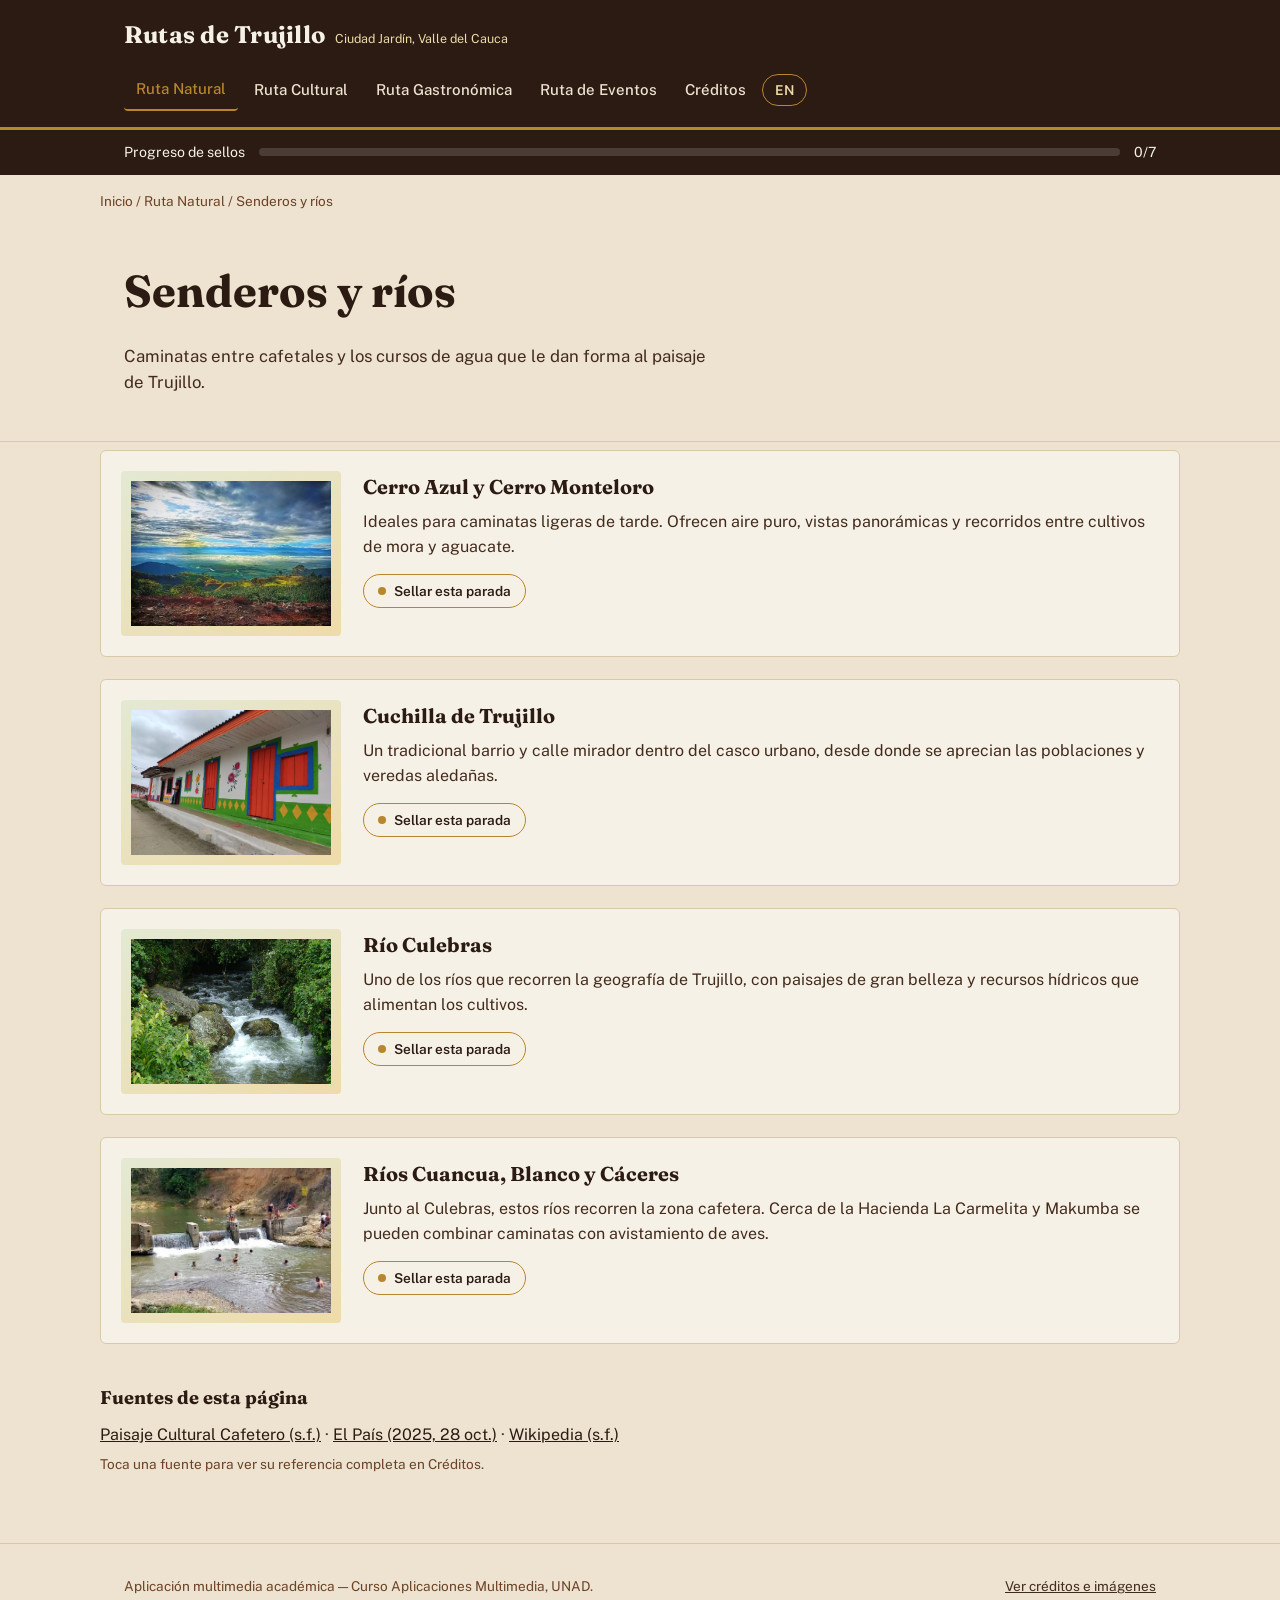
<file: rutas/natural-senderos.html>
<!DOCTYPE html>
<html lang="es">
<head>
<meta charset="UTF-8">
<meta name="viewport" content="width=device-width, initial-scale=1.0">
<title>Senderos y ríos — Ruta Natural — Rutas de Trujillo</title>
<link rel="stylesheet" href="../assets/css/style.css">
</head>
<body>

<header class="site-header">
  <div class="wrap">
    <a class="brand" href="../index.html">
      <span class="brand-mark">Rutas de Trujillo</span>
      <span class="brand-sub" data-i18n="brand_sub">Ciudad Jardín, Valle del Cauca</span>
    </a>
    <nav class="main-nav" aria-label="Navegación principal">
      <a href="natural.html" class="current" data-i18n="nav_natural">Ruta Natural</a>
      <a href="cultural.html" data-i18n="nav_cultural">Ruta Cultural</a>
      <a href="gastronomica.html" data-i18n="nav_gastronomica">Ruta Gastronómica</a>
      <a href="eventos.html" data-i18n="nav_eventos">Ruta de Eventos</a>
      <a href="../creditos.html" data-i18n="nav_creditos">Créditos</a>
      <button id="lang-toggle" aria-label="Switch language">EN</button>
    </nav>
  </div>
</header>

<div class="passport-bar">
  <div class="wrap">
    <span data-i18n="passport_label">Progreso de sellos</span>
    <div class="passport-track"><div class="passport-fill"></div></div>
    <span data-stamp-count data-total-experiences="7" data-route-prefix="natural">0/7</span>
  </div>
</div>

<nav class="crumbs wrap" aria-label="Ruta de navegación">
  <a href="../index.html" data-i18n="crumb_home">Inicio</a> /
  <a href="natural.html" data-i18n="nav_natural">Ruta Natural</a> /
  <span data-i18n="crumb_here">Senderos y ríos</span>
</nav>

<section class="route-hero">
  <div class="wrap">
    <h1 data-i18n="page_title">Senderos y ríos</h1>
    <p data-i18n="page_intro">Caminatas entre cafetales y los cursos de agua que le dan forma al paisaje de Trujillo.</p>
  </div>
</section>

<section class="experiences wrap">

  <article class="experience-card">
    <div class="thumb"><img src="../assets/img/cerro-azul.jfif" alt="Cerro Azul, Trujillo" loading="lazy"></div>
    <div>
      <h3 data-i18n="exp1_title">Cerro Azul y Cerro Monteloro</h3>
      <p data-i18n="exp1_desc">Ideales para caminatas ligeras de tarde. Ofrecen aire puro, vistas panorámicas y recorridos entre cultivos de mora y aguacate.</p>
      <button class="stamp-btn" data-experience-id="natural-sendero-cerro-azul">
        <span class="stamp-dot"></span><span class="stamp-label" data-i18n="stamp_label">Sellar esta parada</span>
      </button>
    </div>
  </article>

  <article class="experience-card">
    <div class="thumb"><img src="../assets/img/cuchilla-trujillo.webp" alt="Cuchilla de Trujillo" loading="lazy"></div>
    <div>
      <h3 data-i18n="exp2_title">Cuchilla de Trujillo</h3>
      <p data-i18n="exp2_desc">Un tradicional barrio y calle mirador dentro del casco urbano, desde donde se aprecian las poblaciones y veredas aledañas.</p>
      <button class="stamp-btn" data-experience-id="natural-sendero-cuchilla">
        <span class="stamp-dot"></span><span class="stamp-label" data-i18n="stamp_label">Sellar esta parada</span>
      </button>
    </div>
  </article>

  <article class="experience-card">
    <div class="thumb"><img src="../assets/img/rio-culebras.jpg" alt="Cauce del río Culebras" loading="lazy"></div>
    <div>
      <h3 data-i18n="exp3_title">Río Culebras</h3>
      <p data-i18n="exp3_desc">Uno de los ríos que recorren la geografía de Trujillo, con paisajes de gran belleza y recursos hídricos que alimentan los cultivos.</p>
      <button class="stamp-btn" data-experience-id="natural-rio-culebras">
        <span class="stamp-dot"></span><span class="stamp-label" data-i18n="stamp_label">Sellar esta parada</span>
      </button>
    </div>
  </article>

  <article class="experience-card">
    <div class="thumb"><img src="../assets/img/rios-cuancua-blanco-caceres.jfif" alt="Senderos ecológicos junto al río Cuancua" loading="lazy"></div>
    <div>
      <h3 data-i18n="exp4_title">Ríos Cuancua, Blanco y Cáceres</h3>
      <p data-i18n="exp4_desc">Junto al Culebras, estos ríos recorren la zona cafetera. Cerca de la Hacienda La Carmelita y Makumba se pueden combinar caminatas con avistamiento de aves.</p>
      <button class="stamp-btn" data-experience-id="natural-rios-cuancua-blanco-caceres">
        <span class="stamp-dot"></span><span class="stamp-label" data-i18n="stamp_label">Sellar esta parada</span>
      </button>
    </div>
  </article>

</section>

<section class="sources wrap" aria-labelledby="sources-title">
  <h2 id="sources-title" data-i18n="sources_h">Fuentes de esta página</h2>
  <p class="sources-list"><a href="../creditos.html#ref-paisaje">Paisaje Cultural Cafetero (s.f.)</a> · <a href="../creditos.html#ref-elpais-oct">El País (2025, 28 oct.)</a> · <a href="../creditos.html#ref-wikipedia">Wikipedia (s.f.)</a></p>
  <p class="sources-note" data-i18n="sources_note">Toca una fuente para ver su referencia completa en Créditos.</p>
</section>


<footer class="site-footer">
  <div class="wrap">
    <span data-i18n="footer_note">Aplicación multimedia académica — Curso Aplicaciones Multimedia, UNAD.</span>
    <a href="../creditos.html" data-i18n="footer_credits">Ver créditos e imágenes</a>
  </div>
</footer>

<script>
window.PAGE_I18N = {
  es: {
    brand_sub: "Ciudad Jardín, Valle del Cauca",
    sources_h: "Fuentes de esta página",
    sources_note: "Toca una fuente para ver su referencia completa en Créditos.",
    nav_natural: "Ruta Natural", nav_cultural: "Ruta Cultural",
    nav_gastronomica: "Ruta Gastronómica", nav_eventos: "Ruta de Eventos", nav_creditos: "Créditos",
    passport_label: "Progreso de sellos", crumb_home: "Inicio", crumb_here: "Senderos y ríos",
    page_title: "Senderos y ríos", page_intro: "Caminatas entre cafetales y los cursos de agua que le dan forma al paisaje de Trujillo.",
    img_alt_1: "Foto: cultivos de mora y aguacate en Cerro Azul",
    img_alt_2: "Foto: vista desde la Cuchilla de Trujillo",
    img_alt_3: "Foto: cauce del río Culebras",
    img_alt_4: "Foto: senderos ecológicos junto al río Cuancua",
    exp1_title: "Cerro Azul y Cerro Monteloro",
    exp1_desc: "Ideales para caminatas ligeras de tarde. Ofrecen aire puro, vistas panorámicas y recorridos entre cultivos de mora y aguacate.",
    exp2_title: "Cuchilla de Trujillo",
    exp2_desc: "Un tradicional barrio y calle mirador dentro del casco urbano, desde donde se aprecian las poblaciones y veredas aledañas.",
    exp3_title: "Río Culebras",
    exp3_desc: "Uno de los ríos que recorren la geografía de Trujillo, con paisajes de gran belleza y recursos hídricos que alimentan los cultivos.",
    exp4_title: "Ríos Cuancua, Blanco y Cáceres",
    exp4_desc: "Junto al Culebras, estos ríos recorren la zona cafetera. Cerca de la Hacienda La Carmelita y Makumba se pueden combinar caminatas con avistamiento de aves.",
    stamp_label: "Sellar esta parada",
    footer_note: "Aplicación multimedia académica — Curso Aplicaciones Multimedia, UNAD.",
    footer_credits: "Ver créditos e imágenes"
  },
  en: {
    brand_sub: "Garden City, Valle del Cauca",
    sources_h: "Sources for this page",
    sources_note: "Tap a source to see its full reference on the Credits page.",
    nav_natural: "Nature Route", nav_cultural: "Culture Route",
    nav_gastronomica: "Food Route", nav_eventos: "Events Route", nav_creditos: "Credits",
    passport_label: "Stamp progress", crumb_home: "Home", crumb_here: "Trails & rivers",
    page_title: "Trails & rivers", page_intro: "Walks through coffee farms and the waterways that shape Trujillo's landscape.",
    img_alt_1: "Photo: blackberry and avocado crops on Cerro Azul",
    img_alt_2: "Photo: view from Cuchilla de Trujillo",
    img_alt_3: "Photo: the Culebras river",
    img_alt_4: "Photo: eco trails along the Cuancua river",
    exp1_title: "Cerro Azul and Cerro Monteloro",
    exp1_desc: "Great for a light afternoon hike. Fresh air, panoramic views, and trails through blackberry and avocado crops.",
    exp2_title: "Cuchilla de Trujillo",
    exp2_desc: "A traditional neighborhood and viewpoint street within downtown, overlooking the surrounding villages and countryside.",
    exp3_title: "Río Culebras",
    exp3_desc: "One of the rivers running through Trujillo's geography, with beautiful landscapes and water resources that feed local crops.",
    exp4_title: "Cuancua, Blanco and Cáceres rivers",
    exp4_desc: "Along with the Culebras, these rivers run through the coffee-growing area. Near Hacienda La Carmelita and Makumba you can combine hiking with bird watching.",
    stamp_label: "Stamp this stop",
    footer_note: "Academic multimedia app — Multimedia Applications course, UNAD.",
    footer_credits: "See credits & images"
  }
};
</script>
<script src="../assets/js/i18n.js"></script>
<script src="../assets/js/main.js"></script>
</body>
</html>
</file>
<file: assets/css/style.css>
/* ===========================================================
   Rutas de Trujillo — sistema de diseño
   Concepto: libreta de viajero / pasaporte de sellos cafetero
   =========================================================== */

@import url('https://fonts.googleapis.com/css2?family=Fraunces:ital,opsz,wght@0,9..144,400;0,9..144,600;0,9..144,700;1,9..144,500&family=Public+Sans:wght@400;500;600;700&display=swap');

:root{
  --coffee-900:#2B1B12;
  --coffee-700:#432B1C;
  --coffee-600:#6B4226;
  --coffee-300:#B99B7E;
  --leaf-600:#55712F;
  --leaf-100:#E3E9D3;
  --gold-500:#B8862B;
  --gold-200:#EFDBAA;
  --clay-500:#A6472E;
  --clay-100:#F1DCD3;
  --cream-100:#EDE3D0;
  --cream-50:#F6F1E6;
  --paper-line:#D8C9A9;

  --font-display:'Fraunces', Georgia, serif;
  --font-body:'Public Sans', -apple-system, system-ui, sans-serif;

  --radius-stamp: 6px;
  --shadow-stamp: 0 1px 0 rgba(43,27,18,0.15);
}

*{box-sizing:border-box}
html{scroll-behavior:smooth}
body{
  margin:0;
  background:var(--cream-100);
  color:var(--coffee-900);
  font-family:var(--font-body);
  line-height:1.55;
  -webkit-font-smoothing:antialiased;
}
img{max-width:100%;display:block}
a{color:inherit}

/* Focus visibility */
a:focus-visible, button:focus-visible, summary:focus-visible{
  outline:2.5px solid var(--gold-500);
  outline-offset:3px;
}

@media (prefers-reduced-motion: reduce){
  *{animation-duration:0.001ms !important; transition-duration:0.001ms !important;}
}

.wrap{max-width:1080px; margin:0 auto; padding:0 24px}

/* ---------- Header / nav ---------- */
.site-header{
  background:var(--coffee-900);
  color:var(--cream-50);
  border-bottom:3px solid var(--gold-500);
}
.site-header .wrap{
  display:flex; align-items:center; justify-content:space-between;
  padding-top:16px; padding-bottom:16px; gap:16px; flex-wrap:wrap;
}
.brand{
  display:flex; align-items:baseline; gap:10px;
  text-decoration:none; color:var(--cream-50);
}
.brand-mark{
  font-family:var(--font-display); font-weight:700; font-size:1.5rem;
  letter-spacing:0.01em;
}
.brand-sub{
  font-size:0.78rem; color:var(--gold-200); font-family:var(--font-body);
}
nav.main-nav{display:flex; align-items:center; gap:4px; flex-wrap:wrap}
nav.main-nav a{
  text-decoration:none; color:var(--cream-100); font-size:0.94rem;
  padding:8px 12px; border-radius:4px; font-weight:500;
}
nav.main-nav a:hover{background:rgba(255,255,255,0.08)}
nav.main-nav a.current{color:var(--gold-500); border-bottom:2px solid var(--gold-500)}

#lang-toggle{
  background:transparent; border:1.5px solid var(--gold-500);
  color:var(--gold-200); font-family:var(--font-body); font-weight:600;
  font-size:0.85rem; padding:7px 12px; border-radius:20px; cursor:pointer;
}
#lang-toggle:hover{background:var(--gold-500); color:var(--coffee-900)}

/* ---------- Hero ---------- */
.hero{
  position:relative;
  padding:64px 0 56px;
  border-bottom:1px solid var(--paper-line);
  background:
    radial-gradient(ellipse at 85% -10%, var(--gold-200) 0%, transparent 55%),
    var(--cream-50);
}
.hero .wrap{display:grid; grid-template-columns:1.15fr 0.85fr; gap:48px; align-items:center}
.hero-eyebrow{
  font-family:var(--font-display); font-style:italic; font-weight:500;
  color:var(--clay-500); font-size:1.05rem; margin:0 0 6px;
}
.hero h1{
  font-family:var(--font-display); font-weight:700;
  font-size:clamp(2.2rem, 4.2vw, 3.4rem); line-height:1.05; margin:0 0 18px;
  color:var(--coffee-900);
}
.hero p.lead{font-size:1.08rem; max-width:46ch; color:var(--coffee-700)}
.hero-art{
  aspect-ratio:4/3; border-radius:var(--radius-stamp);
  border:1px solid var(--paper-line); overflow:hidden;
  display:flex; align-items:center; justify-content:center;
  background:linear-gradient(160deg, var(--leaf-100), var(--gold-200));
}

@media (max-width: 800px){
  .hero .wrap{grid-template-columns:1fr}
  .hero-art{order:-1}
}

/* ---------- Route cards (home) ---------- */
.routes-grid{
  display:grid; grid-template-columns:repeat(2,1fr); gap:20px;
  padding:56px 0 64px;
}
@media (max-width:760px){.routes-grid{grid-template-columns:1fr}}

.route-card{
  display:block; text-decoration:none; color:var(--coffee-900);
  background:var(--cream-50); border:1px solid var(--paper-line);
  border-radius:var(--radius-stamp); padding:26px 26px 22px;
  position:relative; transition:transform .15s ease, border-color .15s ease;
}
.route-card:hover{transform:translateY(-3px); border-color:var(--coffee-600)}
.route-card .route-tag{
  font-family:var(--font-body); font-weight:600; font-size:0.78rem;
  color:var(--cream-50); background:var(--route-color, var(--coffee-600));
  display:inline-block; padding:4px 10px; border-radius:20px; margin-bottom:14px;
}
.route-card h3{
  font-family:var(--font-display); font-size:1.5rem; margin:0 0 8px;
}
.route-card p{margin:0 0 14px; color:var(--coffee-700); font-size:0.96rem}
.route-card .route-stamps{font-size:0.85rem; color:var(--coffee-600)}

.route-card.natural{--route-color:var(--leaf-600)}
.route-card.cultural{--route-color:var(--clay-500)}
.route-card.gastronomica{--route-color:var(--gold-500)}
.route-card.eventos{--route-color:var(--coffee-600)}

/* ---------- Route hub page ---------- */
.route-hero{padding:44px 0 30px; border-bottom:1px solid var(--paper-line)}
.route-hero .route-tag{
  font-weight:600; font-size:0.8rem; color:#fff;
  background:var(--route-color, var(--coffee-600));
  display:inline-block; padding:5px 12px; border-radius:20px; margin-bottom:14px;
}
.route-hero h1{font-family:var(--font-display); font-size:clamp(2rem,4vw,2.8rem); margin:0 0 14px}
.route-hero p{max-width:60ch; color:var(--coffee-700); font-size:1.05rem}

.map-section{padding:36px 0}
.map-section h2{font-family:var(--font-display); font-size:1.5rem; margin:0 0 6px}
.map-section .map-hint{color:var(--coffee-600); font-size:0.92rem; margin:0 0 16px}
#route-map{
  height:380px; border-radius:var(--radius-stamp); border:1px solid var(--paper-line);
}

.subsections{padding:16px 0 60px; display:grid; grid-template-columns:repeat(2,1fr); gap:20px}
@media (max-width:760px){.subsections{grid-template-columns:1fr}}
.sub-card{
  border:1px solid var(--paper-line); border-radius:var(--radius-stamp);
  background:var(--cream-50); padding:24px; text-decoration:none; color:var(--coffee-900);
}
.sub-card h3{font-family:var(--font-display); font-size:1.3rem; margin:0 0 8px}
.sub-card p{margin:0; color:var(--coffee-700); font-size:0.93rem}

/* ---------- Experience cards (subsection page) ---------- */
.experiences{padding:8px 0 40px; display:grid; gap:22px}
.experience-card{
  display:grid; grid-template-columns:220px 1fr; gap:22px;
  border:1px solid var(--paper-line); border-radius:var(--radius-stamp);
  background:var(--cream-50); padding:20px; align-items:start;
}
@media (max-width:700px){.experience-card{grid-template-columns:1fr}}
.experience-card .thumb{
  aspect-ratio:4/3; border-radius:4px; overflow:hidden;
  background:linear-gradient(150deg, var(--leaf-100), var(--gold-200));
  display:flex; align-items:center; justify-content:center;
  font-family:var(--font-display); color:var(--coffee-700); font-style:italic; font-size:0.85rem;
  text-align:center; padding:10px;
}
.experience-card .thumb img{
  width:100%; height:100%; object-fit:cover; display:block;
}
.experience-card h3{font-family:var(--font-display); font-size:1.25rem; margin:0 0 8px}
.experience-card p{margin:0 0 14px; color:var(--coffee-700)}

.stamp-btn{
  display:inline-flex; align-items:center; gap:8px;
  border:1.5px solid var(--gold-500); background:transparent;
  color:var(--coffee-900); font-family:var(--font-body); font-weight:600;
  font-size:0.85rem; padding:8px 14px; border-radius:20px; cursor:pointer;
}
.stamp-btn[data-stamped="true"]{background:var(--gold-500); color:#fff; border-color:var(--gold-500)}
.stamp-btn .stamp-dot{width:8px; height:8px; border-radius:50%; background:var(--gold-500)}
.stamp-btn[data-stamped="true"] .stamp-dot{background:#fff}

/* ---------- Progress / passport bar ---------- */
.passport-bar{
  background:var(--coffee-900); color:var(--cream-50);
  padding:12px 0; font-size:0.88rem;
}
.passport-bar .wrap{display:flex; align-items:center; gap:14px}
.passport-track{
  flex:1; height:8px; background:rgba(255,255,255,0.15); border-radius:6px; overflow:hidden;
}
.passport-fill{height:100%; background:var(--gold-500); width:0%; transition:width .3s ease}

/* ---------- Breadcrumb ---------- */
.crumbs{padding:16px 0 0; font-size:0.85rem; color:var(--coffee-600)}
.crumbs a{text-decoration:none; color:var(--coffee-600)}
.crumbs a:hover{text-decoration:underline}

/* ---------- Footer ---------- */
.site-footer{
  border-top:1px solid var(--paper-line); padding:32px 0; margin-top:40px;
  color:var(--coffee-600); font-size:0.85rem;
}
.site-footer .wrap{display:flex; justify-content:space-between; flex-wrap:wrap; gap:10px}
.site-footer a{color:var(--coffee-700)}

/* ---------- Placeholder / under-construction pages ---------- */
.stub{padding:64px 0; text-align:left}
.stub h1{font-family:var(--font-display); font-size:2.2rem}
.stub p{max-width:56ch; color:var(--coffee-700)}

/* ---------- Fase 5: explicación de sellos (inicio) ---------- */
.how-stamps{
  margin-top:28px; padding:22px 26px;
  background:var(--cream-50); border:1px solid var(--paper-line);
  border-radius:var(--radius-stamp);
}
.how-stamps h2{font-family:var(--font-display); font-size:1.4rem; margin:0 0 8px}
.how-stamps .how-lead{margin:0 0 12px; color:var(--coffee-700)}
.how-steps{margin:0 0 12px; padding-left:22px; color:var(--coffee-700); line-height:1.7}
.how-steps li{margin-bottom:4px}
.how-note{margin:0; font-size:0.9rem; color:var(--coffee-600)}

/* ---------- Fase 5: fuentes por página ---------- */
.sources{padding:0 0 28px}
.sources h2{font-family:var(--font-display); font-size:1.15rem; margin:0 0 8px}
.sources .sources-list{margin:0 0 6px; color:var(--coffee-700); line-height:1.7; overflow-wrap:anywhere}
.sources .sources-list a{color:var(--coffee-900)}
.sources .sources-note{margin:0; font-size:0.85rem; color:var(--coffee-600)}
.refs li:target{background:var(--gold-200); border-radius:4px; padding:4px 6px}
</file>
